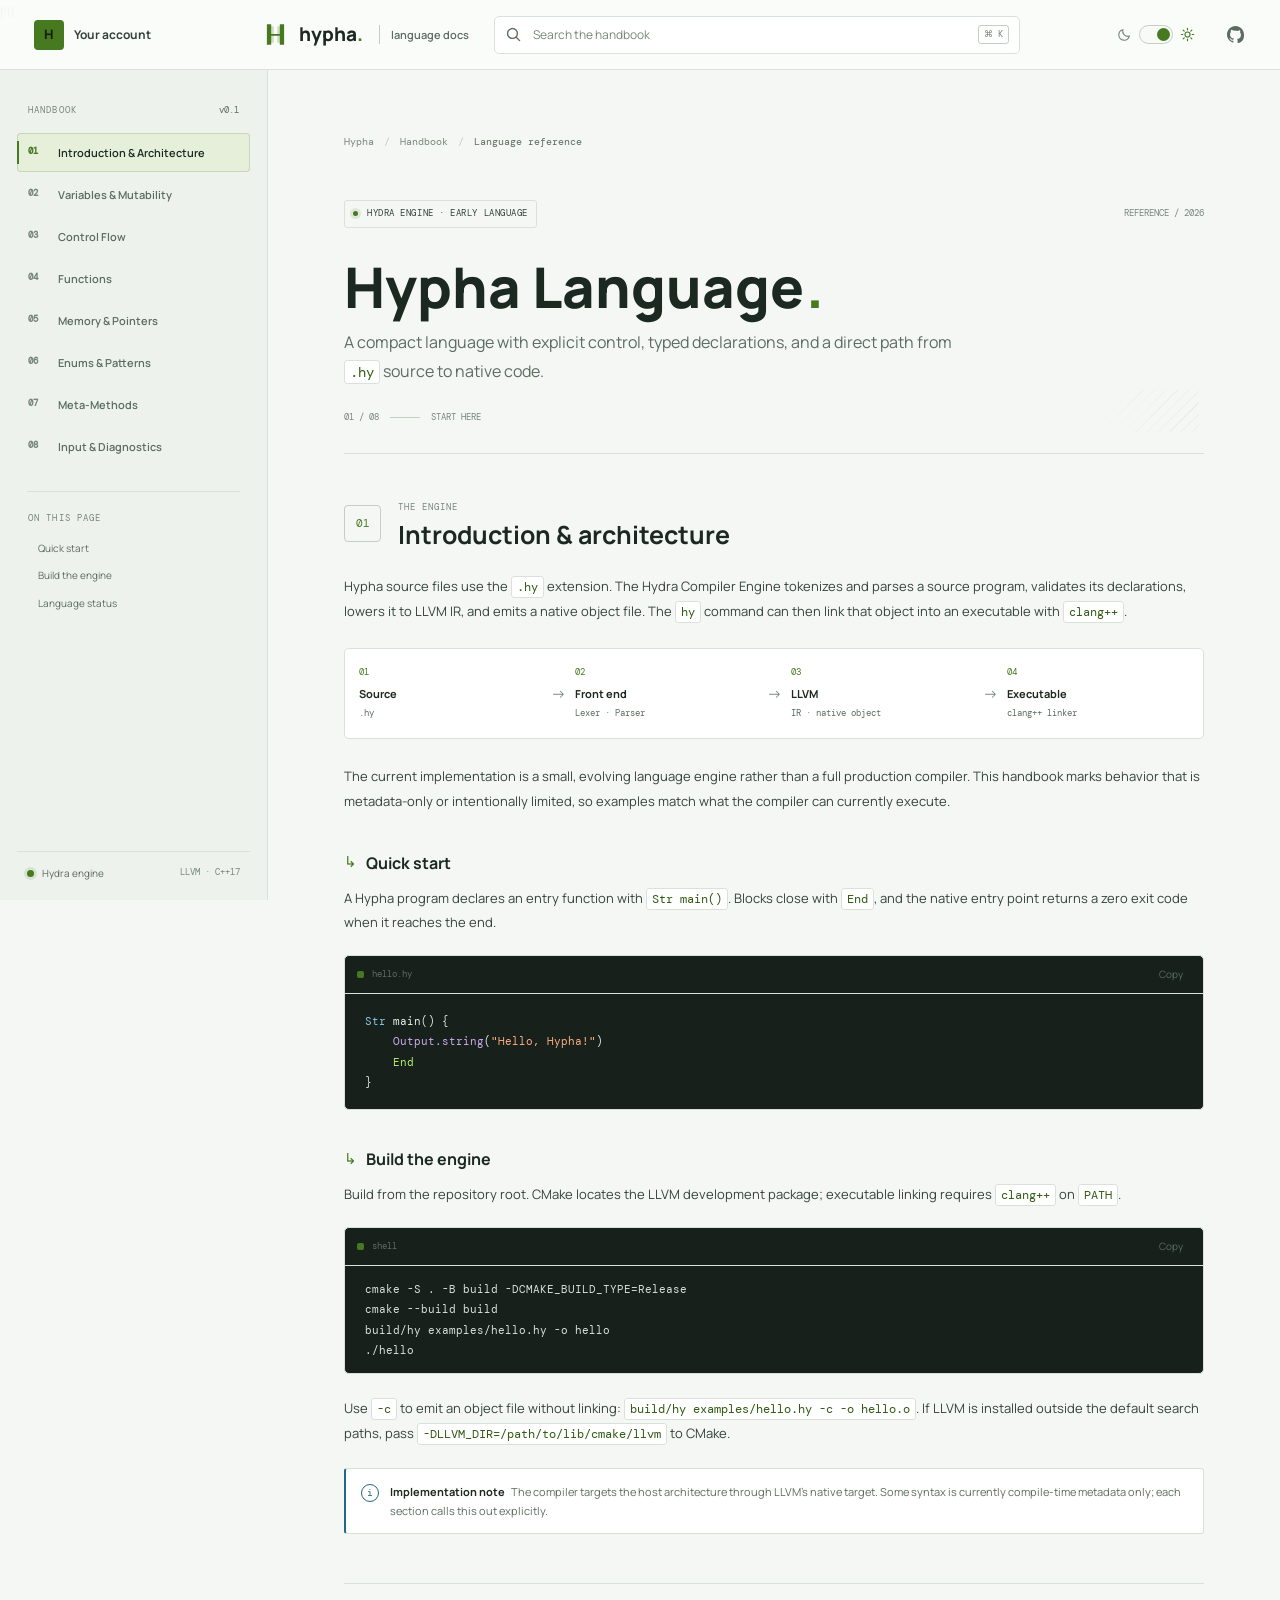
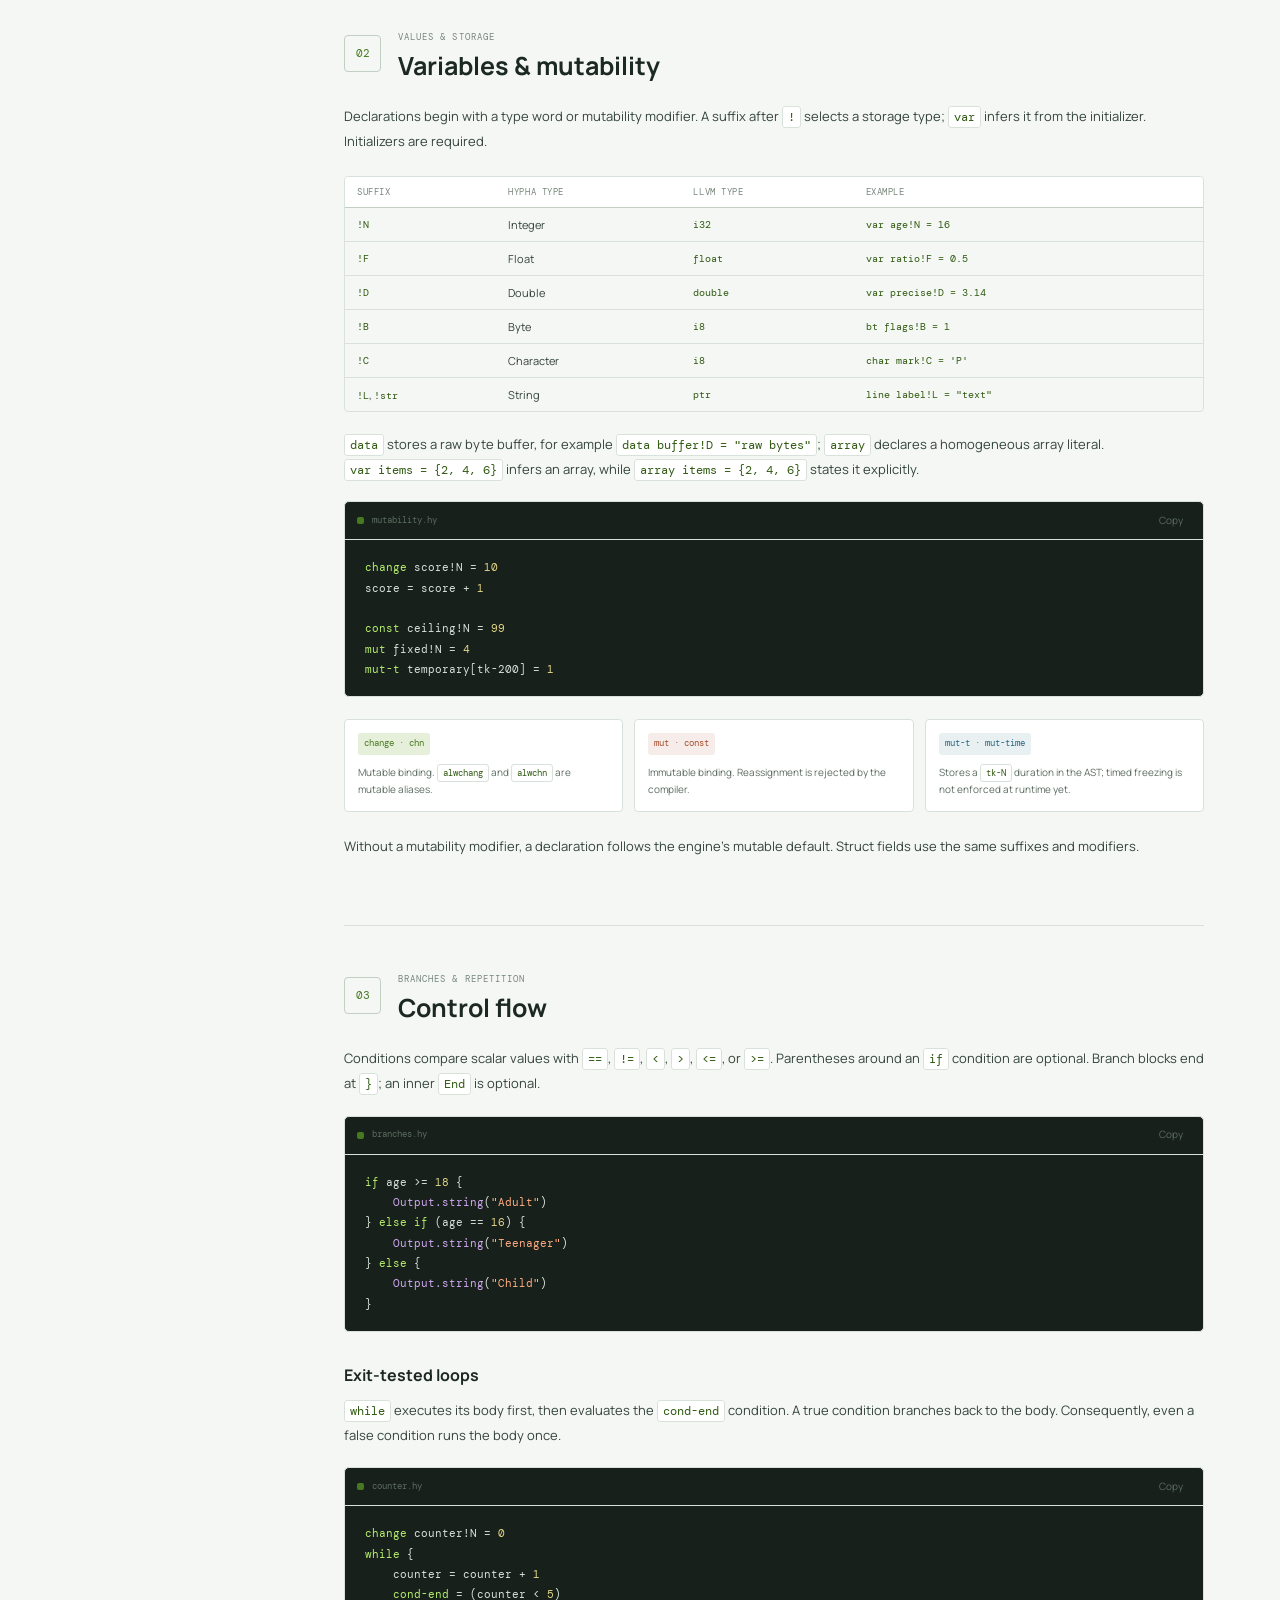
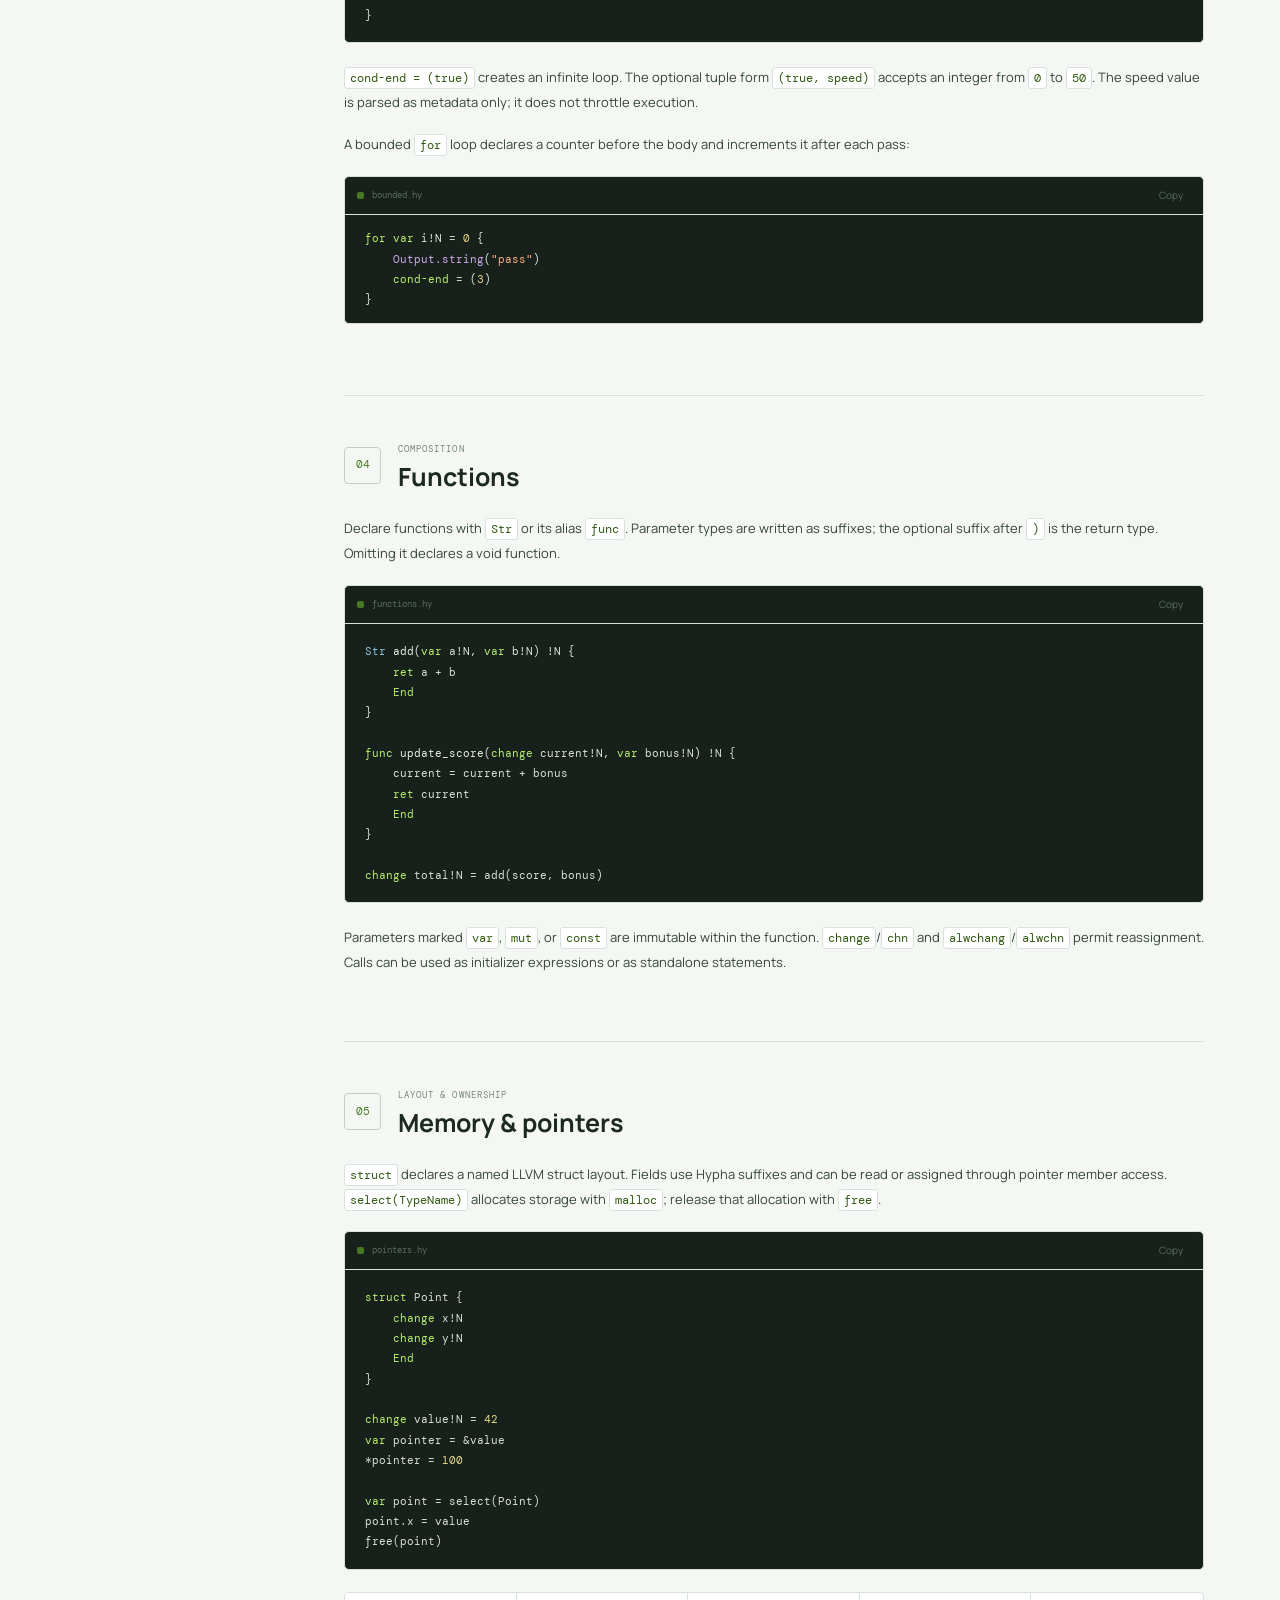
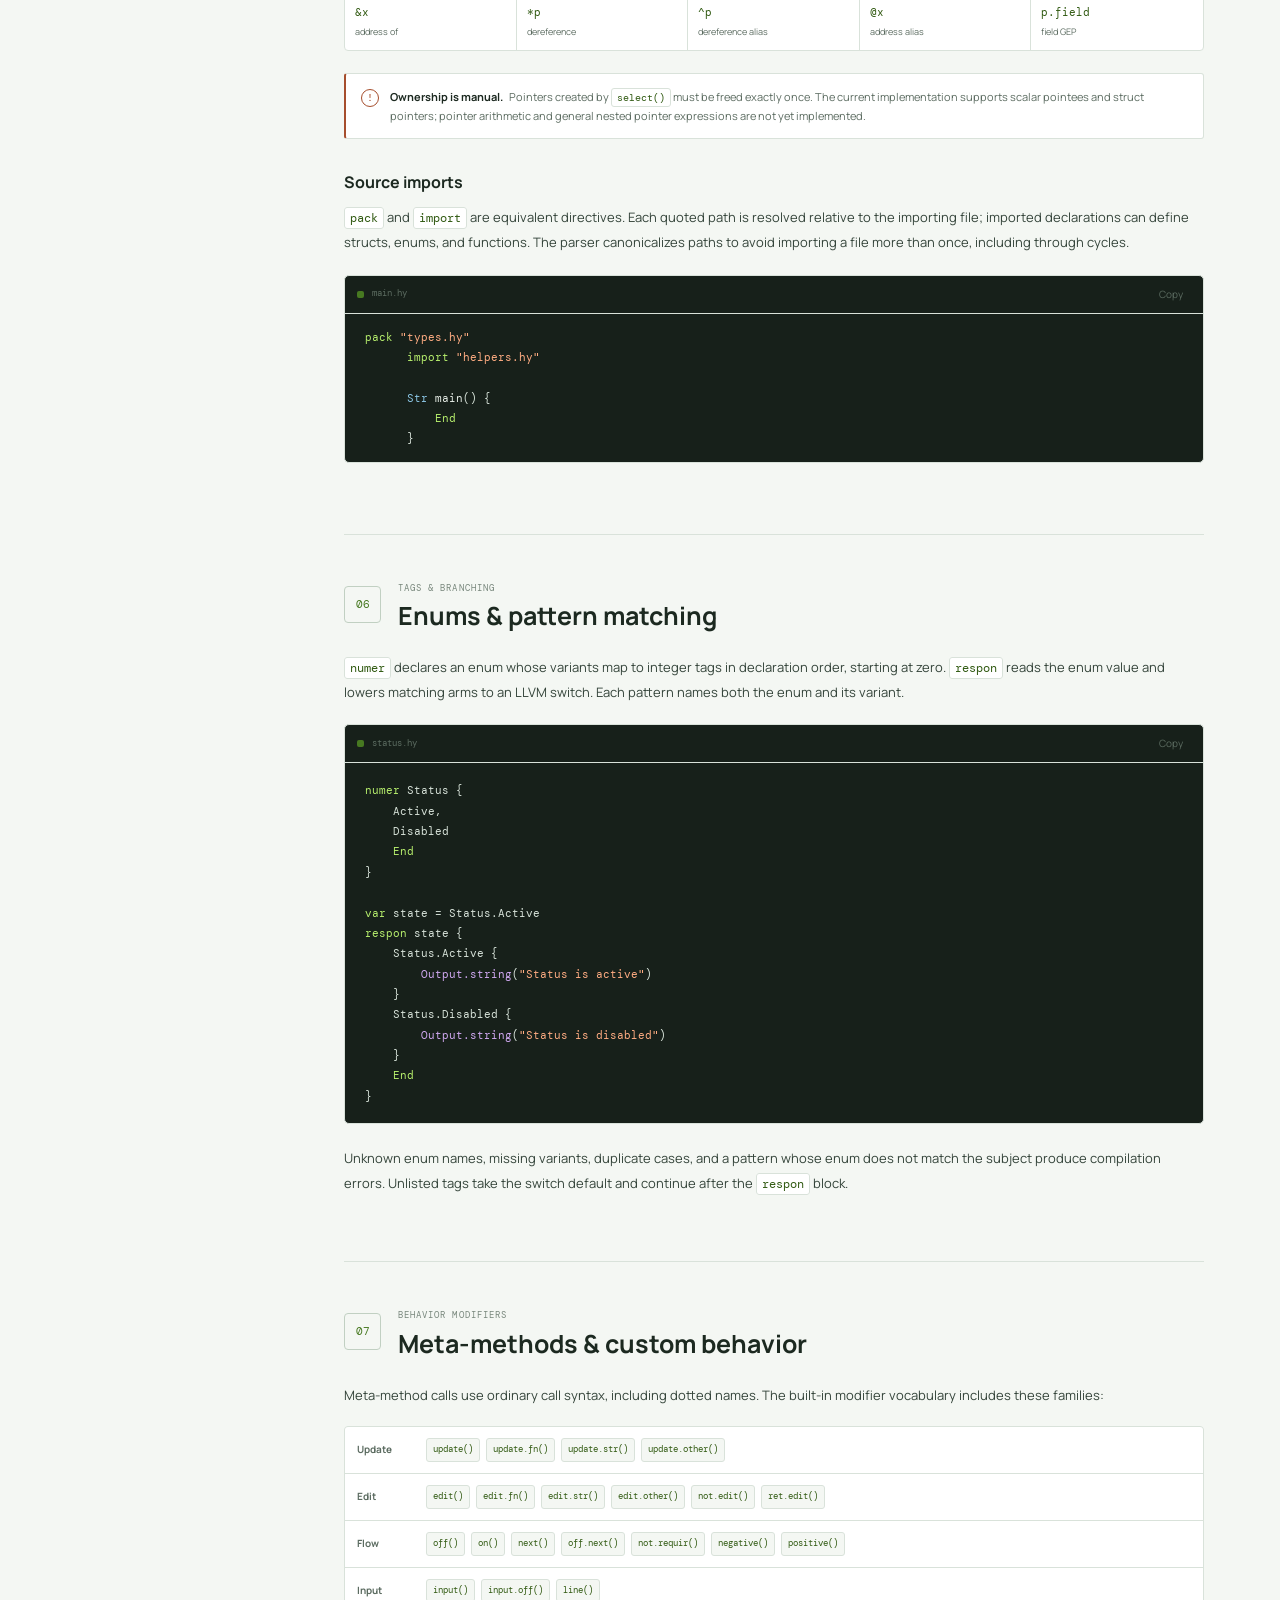
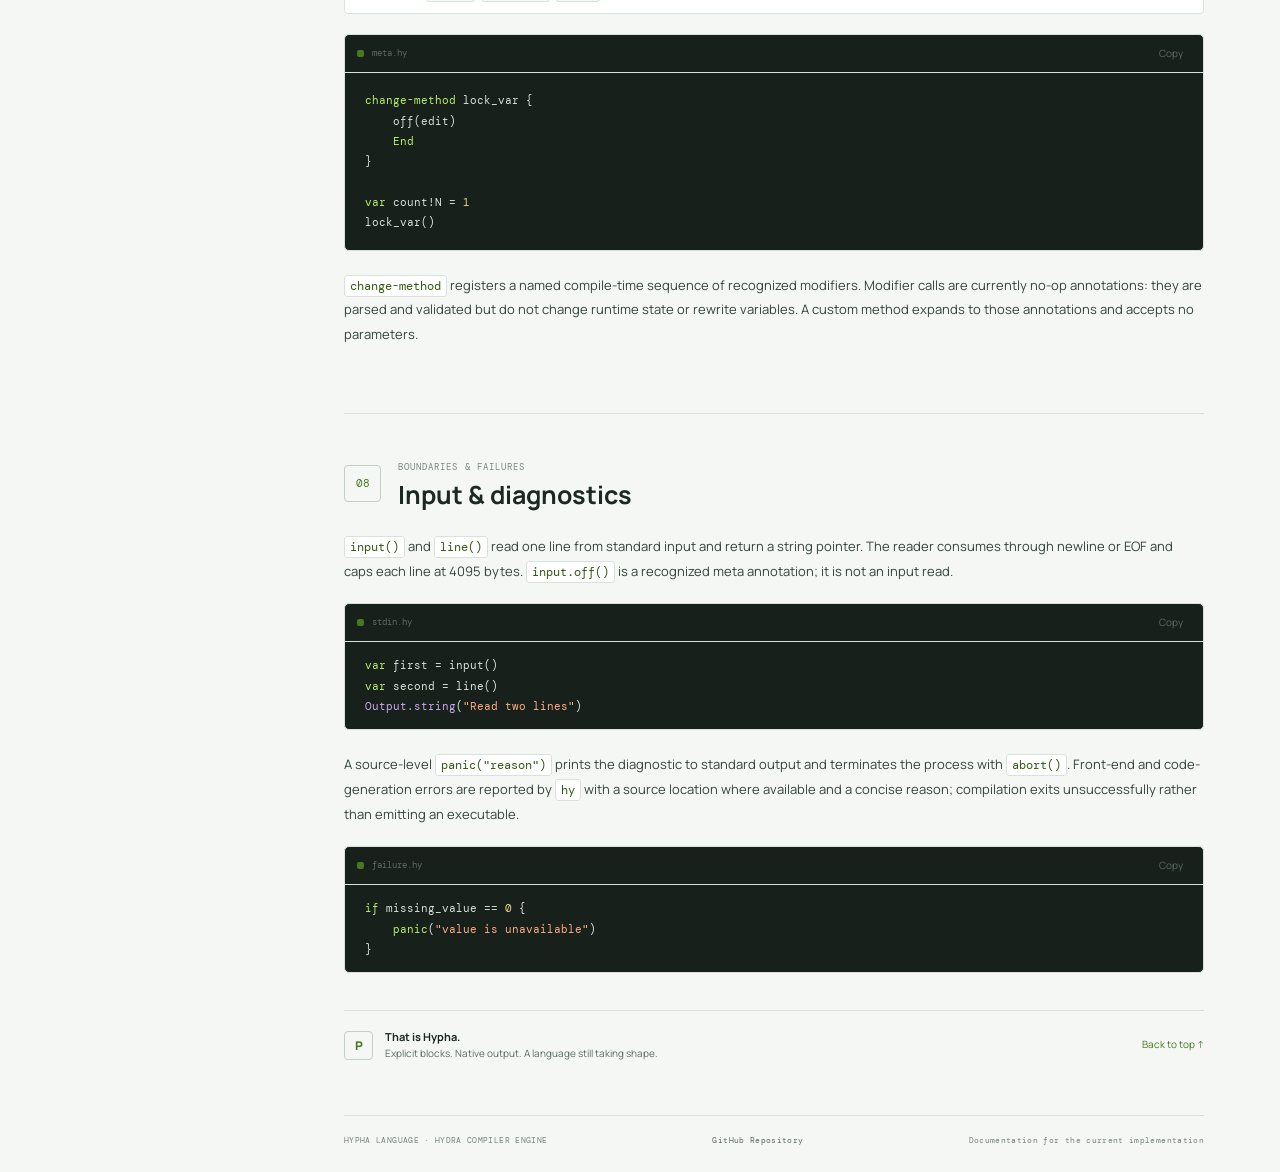
<file: index.html>
I'll<!doctype html>
<html lang="en" data-theme="dark">
<head>
  <meta charset="utf-8">
  <meta name="viewport" content="width=device-width, initial-scale=1">
  <meta name="description" content="The Hypha language handbook: compiler architecture, syntax, control flow, memory, and runtime reference.">
  <meta name="theme-color" content="#111513">
  <title>Hypha Language — Documentation</title>
  <link rel="preconnect" href="https://fonts.googleapis.com">
  <link rel="preconnect" href="https://fonts.gstatic.com" crossorigin>
  <link href="https://fonts.googleapis.com/css2?family=DM+Mono:wght@400;500&family=Manrope:wght@400;500;600;700;800&display=swap" rel="stylesheet">
  <link rel="stylesheet" href="styles.css">
  <script src="script.js" defer></script>
</head>
<body>
  <a class="skip-link" href="#main-content">Skip to documentation</a>
  <header class="topbar">
    <div class="topbar-start">
      <button class="account-trigger" id="account-open" type="button" aria-haspopup="dialog" aria-controls="account-dialog">
        <span class="avatar" aria-hidden="true">H</span><span class="account-label">Your account</span>
      </button>
    </div>
    <div class="topbar-center">
      <a class="brand" href="#top" aria-label="Hypha documentation home">
        <span class="brand-mark" aria-hidden="true"><svg viewBox="0 0 36 36" role="img" aria-label="Hypha logo"><path d="M8 6h5v11.5h10V6h5v24h-5v-10.5H13V30H8V6Z" fill="currentColor"/><path d="M11 8.5h5v19h-5zm9 0h5v19h-5z" fill="currentColor" opacity=".24"/></svg></span>
        <span class="brand-name">hypha<span class="brand-dot">.</span></span><span class="brand-divider"></span><span class="brand-docs">language docs</span>
      </a>
      <div class="search-wrap" id="search-wrap">
        <svg class="search-icon" viewBox="0 0 20 20" aria-hidden="true"><circle cx="8.8" cy="8.8" r="5.8"/><path d="m13.2 13.2 4 4"/></svg>
        <input id="docs-search" type="search" placeholder="Search the handbook" autocomplete="off" aria-label="Search documentation" aria-controls="search-results" aria-expanded="false">
        <kbd class="search-shortcut">⌘ K</kbd>
        <div class="search-results" id="search-results" role="listbox" aria-label="Documentation search results" hidden></div>
      </div>
    </div>
    <div class="topbar-end">
      <button class="theme-toggle" id="theme-toggle" type="button" role="switch" aria-checked="false" aria-label="Switch to light theme" title="Toggle light and dark theme">
        <svg class="theme-icon theme-moon" viewBox="0 0 20 20" aria-hidden="true"><path d="M16.4 12.2A7 7 0 0 1 7.8 3.6 7.1 7.1 0 1 0 16.4 12.2Z"/></svg>
        <span class="toggle-track"><span class="toggle-knob"></span></span>
        <svg class="theme-icon theme-sun" viewBox="0 0 20 20" aria-hidden="true"><circle cx="10" cy="10" r="3.4"/><path d="M10 1.8v2M10 16.2v2M18.2 10h-2M3.8 10h-2m14-5.8-1.4 1.4m-8.8 8.8-1.4 1.4m11.6 0-1.4-1.4m-8.8-8.8L4.2 4.2"/></svg>
      </button>
      <a class="github-link" href="https://github.com/supersergey014-beep/hypha-programming-language-" target="_blank" rel="noopener noreferrer" aria-label="Hypha on GitHub" title="GitHub repository">
        <svg viewBox="0 0 16 16" aria-hidden="true"><path fill="currentColor" d="M8 0C3.58 0 0 3.58 0 8c0 3.54 2.29 6.53 5.47 7.59.4.07.55-.17.55-.38v-1.33c-2.23.48-2.7-.94-2.7-.94-.36-.92-.89-1.17-.89-1.17-.73-.5.06-.49.06-.49.8.06 1.22.82 1.22.82.71 1.21 1.87.86 2.33.66.07-.52.28-.86.51-1.06-1.78-.2-3.64-.89-3.64-3.96 0-.88.31-1.59.82-2.15-.08-.2-.36-1.02.08-2.12 0 0 .67-.21 2.2.82A7.65 7.65 0 0 1 8 4.52c.68 0 1.36.09 2 .27 1.53-1.03 2.2-.82 2.2-.82.44 1.1.16 1.92.08 2.12.51.56.82 1.27.82 2.15 0 3.08-1.87 3.75-3.65 3.95.29.25.55.73.55 1.48v2.2c0 .21.15.46.55.38A8.01 8.01 0 0 0 16 8c0-4.42-3.58-8-8-8Z"/></svg>
      </a>
      <button class="menu-toggle" id="menu-toggle" type="button" aria-label="Open documentation menu" aria-expanded="false" aria-controls="sidebar"><span></span><span></span></button>
    </div>
  </header>
  <div class="mobile-scrim" id="mobile-scrim" hidden></div>

  <aside class="sidebar" id="sidebar" aria-label="Documentation navigation">
    <div class="sidebar-scroll">
      <div class="sidebar-kicker">HANDBOOK <span>v0.1</span></div>
      <nav class="side-nav">
        <a class="nav-link active" href="#introduction" data-section="introduction"><span class="nav-index">01</span><span>Introduction &amp; Architecture</span></a>
        <a class="nav-link" href="#variables" data-section="variables"><span class="nav-index">02</span><span>Variables &amp; Mutability</span></a>
        <a class="nav-link" href="#control-flow" data-section="control-flow"><span class="nav-index">03</span><span>Control Flow</span></a>
        <a class="nav-link" href="#functions" data-section="functions"><span class="nav-index">04</span><span>Functions</span></a>
        <a class="nav-link" href="#memory" data-section="memory"><span class="nav-index">05</span><span>Memory &amp; Pointers</span></a>
        <a class="nav-link" href="#enums" data-section="enums"><span class="nav-index">06</span><span>Enums &amp; Patterns</span></a>
        <a class="nav-link" href="#meta-methods" data-section="meta-methods"><span class="nav-index">07</span><span>Meta-Methods</span></a>
        <a class="nav-link" href="#io" data-section="io"><span class="nav-index">08</span><span>Input &amp; Diagnostics</span></a>
      </nav>
      <div class="sidebar-rule"></div>
      <div class="sidebar-caption">ON THIS PAGE</div>
      <div class="page-links"><a href="#quick-start">Quick start</a><a href="#build-engine">Build the engine</a><a href="#language-status">Language status</a></div>
      <div class="sidebar-bottom"><span class="status-indicator"></span><span>Hydra engine</span><span class="status-value">LLVM · C++17</span></div>
      <button class="sidebar-account" id="account-open-mobile" type="button"><span class="avatar" aria-hidden="true">H</span><span>Sign up or log in</span><span aria-hidden="true">→</span></button>
    </div>
  </aside>

  <main class="main-content" id="main-content">
    <div class="article-wrap" id="top">
      <div class="breadcrumbs"><span>Hypha</span><span class="crumb-slash">/</span><span>Handbook</span><span class="crumb-slash">/</span><span class="crumb-current">Language reference</span></div>
      <section class="hero" id="introduction" data-searchable>
        <div class="hero-topline"><span class="release-chip"><span class="release-dot"></span> HYDRA ENGINE · EARLY LANGUAGE</span><span class="hero-edition">REFERENCE / 2026</span></div>
        <h1>Hypha Language<span class="hero-period">.</span></h1>
        <p class="hero-lede">A compact language with explicit control, typed declarations, and a direct path from <code>.hy</code> source to native code.</p>
        <div class="hero-meta"><span>01 / 08</span><span class="hero-meta-line"></span><span>Start here</span></div>
      </section>

      <section class="doc-section intro-section" id="architecture" aria-labelledby="architecture-title" data-searchable>
        <div class="section-heading"><div class="section-index">01</div><div><p class="section-eyebrow">THE ENGINE</p><h2 id="architecture-title">Introduction &amp; architecture</h2></div></div>
        <p>Hypha source files use the <code>.hy</code> extension. The Hydra Compiler Engine tokenizes and parses a source program, validates its declarations, lowers it to LLVM IR, and emits a native object file. The <code>hy</code> command can then link that object into an executable with <code>clang++</code>.</p>
        <div class="pipeline" aria-label="Compiler stages"><div class="pipeline-step"><span class="pipeline-number">01</span><strong>Source</strong><code>.hy</code></div><span class="pipeline-arrow">→</span><div class="pipeline-step"><span class="pipeline-number">02</span><strong>Front end</strong><code>Lexer · Parser</code></div><span class="pipeline-arrow">→</span><div class="pipeline-step"><span class="pipeline-number">03</span><strong>LLVM</strong><code>IR · native object</code></div><span class="pipeline-arrow">→</span><div class="pipeline-step"><span class="pipeline-number">04</span><strong>Executable</strong><code>clang++ linker</code></div></div>
        <p>The current implementation is a small, evolving language engine rather than a full production compiler. This handbook marks behavior that is metadata-only or intentionally limited, so examples match what the compiler can currently execute.</p>
        <div class="subsection" id="quick-start"><div class="subsection-title"><span class="subsection-mark">↳</span><h3>Quick start</h3></div><p>A Hypha program declares an entry function with <code>Str main()</code>. Blocks close with <code>End</code>, and the native entry point returns a zero exit code when it reaches the end.</p>
          <div class="code-window"><div class="code-title"><span><i class="file-dot"></i> hello.hy</span><button class="copy-button" type="button" aria-label="Copy code">Copy</button></div><pre><code><span class="tok-type">Str</span> <span class="tok-fn">main</span>() {
    <span class="tok-call">Output.string</span>(<span class="tok-string">"Hello, Hypha!"</span>)
    <span class="tok-key">End</span>
}</code></pre></div>
        </div>
        <div class="subsection" id="build-engine"><div class="subsection-title"><span class="subsection-mark">↳</span><h3>Build the engine</h3></div><p>Build from the repository root. CMake locates the LLVM development package; executable linking requires <code>clang++</code> on <code>PATH</code>.</p>
          <div class="code-window compact-code"><div class="code-title"><span><i class="file-dot"></i> shell</span><button class="copy-button" type="button" aria-label="Copy code">Copy</button></div><pre><code>cmake -S . -B build -DCMAKE_BUILD_TYPE=Release
cmake --build build
build/hy examples/hello.hy -o hello
./hello</code></pre></div><p>Use <code>-c</code> to emit an object file without linking: <code>build/hy examples/hello.hy -c -o hello.o</code>. If LLVM is installed outside the default search paths, pass <code>-DLLVM_DIR=/path/to/lib/cmake/llvm</code> to CMake.</p>
        </div>
        <div class="callout callout-note" id="language-status"><span class="callout-icon">i</span><p><strong>Implementation note</strong> The compiler targets the host architecture through LLVM's native target. Some syntax is currently compile-time metadata only; each section calls this out explicitly.</p></div>
      </section>

      <section class="doc-section" id="variables" data-searchable>
        <div class="section-heading"><div class="section-index">02</div><div><p class="section-eyebrow">VALUES &amp; STORAGE</p><h2>Variables &amp; mutability</h2></div></div>
        <p>Declarations begin with a type word or mutability modifier. A suffix after <code>!</code> selects a storage type; <code>var</code> infers it from the initializer. Initializers are required.</p>
        <div class="type-table-wrap"><table class="type-table"><thead><tr><th>Suffix</th><th>Hypha type</th><th>LLVM type</th><th>Example</th></tr></thead><tbody>
          <tr><td><code>!N</code></td><td>Integer</td><td><code>i32</code></td><td><code>var age!N = 16</code></td></tr><tr><td><code>!F</code></td><td>Float</td><td><code>float</code></td><td><code>var ratio!F = 0.5</code></td></tr><tr><td><code>!D</code></td><td>Double</td><td><code>double</code></td><td><code>var precise!D = 3.14</code></td></tr><tr><td><code>!B</code></td><td>Byte</td><td><code>i8</code></td><td><code>bt flags!B = 1</code></td></tr><tr><td><code>!C</code></td><td>Character</td><td><code>i8</code></td><td><code>char mark!C = 'P'</code></td></tr><tr><td><code>!L</code>, <code>!str</code></td><td>String</td><td><code>ptr</code></td><td><code>line label!L = "text"</code></td></tr>
        </tbody></table></div>
        <p><code>data</code> stores a raw byte buffer, for example <code>data buffer!D = "raw bytes"</code>; <code>array</code> declares a homogeneous array literal. <code>var items = {2, 4, 6}</code> infers an array, while <code>array items = {2, 4, 6}</code> states it explicitly.</p>
        <div class="code-window"><div class="code-title"><span><i class="file-dot"></i> mutability.hy</span><button class="copy-button" type="button" aria-label="Copy code">Copy</button></div><pre><code><span class="tok-key">change</span> score!N = <span class="tok-number">10</span>
score = score + <span class="tok-number">1</span>

<span class="tok-key">const</span> ceiling!N = <span class="tok-number">99</span>
<span class="tok-key">mut</span> fixed!N = <span class="tok-number">4</span>
<span class="tok-key">mut-t</span> temporary[tk-200] = <span class="tok-number">1</span></code></pre></div>
        <div class="mutability-grid"><div><span class="mutability-token mutable">change · chn</span><p>Mutable binding. <code>alwchang</code> and <code>alwchn</code> are mutable aliases.</p></div><div><span class="mutability-token fixed">mut · const</span><p>Immutable binding. Reassignment is rejected by the compiler.</p></div><div><span class="mutability-token metadata">mut-t · mut-time</span><p>Stores a <code>tk-N</code> duration in the AST; timed freezing is not enforced at runtime yet.</p></div></div>
        <p>Without a mutability modifier, a declaration follows the engine's mutable default. Struct fields use the same suffixes and modifiers.</p>
      </section>

      <section class="doc-section" id="control-flow" data-searchable>
        <div class="section-heading"><div class="section-index">03</div><div><p class="section-eyebrow">BRANCHES &amp; REPETITION</p><h2>Control flow</h2></div></div>
        <p>Conditions compare scalar values with <code>==</code>, <code>!=</code>, <code>&lt;</code>, <code>&gt;</code>, <code>&lt;=</code>, or <code>&gt;=</code>. Parentheses around an <code>if</code> condition are optional. Branch blocks end at <code>}</code>; an inner <code>End</code> is optional.</p>
        <div class="code-window"><div class="code-title"><span><i class="file-dot"></i> branches.hy</span><button class="copy-button" type="button" aria-label="Copy code">Copy</button></div><pre><code><span class="tok-key">if</span> age &gt;= <span class="tok-number">18</span> {
    <span class="tok-call">Output.string</span>(<span class="tok-string">"Adult"</span>)
} <span class="tok-key">else if</span> (age == <span class="tok-number">16</span>) {
    <span class="tok-call">Output.string</span>(<span class="tok-string">"Teenager"</span>)
} <span class="tok-key">else</span> {
    <span class="tok-call">Output.string</span>(<span class="tok-string">"Child"</span>)
}</code></pre></div>
        <h3 class="inline-heading">Exit-tested loops</h3><p><code>while</code> executes its body first, then evaluates the <code>cond-end</code> condition. A true condition branches back to the body. Consequently, even a false condition runs the body once.</p>
        <div class="code-window"><div class="code-title"><span><i class="file-dot"></i> counter.hy</span><button class="copy-button" type="button" aria-label="Copy code">Copy</button></div><pre><code><span class="tok-key">change</span> counter!N = <span class="tok-number">0</span>
<span class="tok-key">while</span> {
    counter = counter + <span class="tok-number">1</span>
    <span class="tok-key">cond-end</span> = (counter &lt; <span class="tok-number">5</span>)
}</code></pre></div>
        <p><code>cond-end = (true)</code> creates an infinite loop. The optional tuple form <code>(true, speed)</code> accepts an integer from <code>0</code> to <code>50</code>. The speed value is parsed as metadata only; it does not throttle execution.</p>
        <p>A bounded <code>for</code> loop declares a counter before the body and increments it after each pass:</p>
        <div class="code-window compact-code"><div class="code-title"><span><i class="file-dot"></i> bounded.hy</span><button class="copy-button" type="button" aria-label="Copy code">Copy</button></div><pre><code><span class="tok-key">for</span> <span class="tok-key">var</span> i!N = <span class="tok-number">0</span> {
    <span class="tok-call">Output.string</span>(<span class="tok-string">"pass"</span>)
    <span class="tok-key">cond-end</span> = (<span class="tok-number">3</span>)
}</code></pre></div>
      </section>

      <section class="doc-section" id="functions" data-searchable>
        <div class="section-heading"><div class="section-index">04</div><div><p class="section-eyebrow">COMPOSITION</p><h2>Functions</h2></div></div>
        <p>Declare functions with <code>Str</code> or its alias <code>func</code>. Parameter types are written as suffixes; the optional suffix after <code>)</code> is the return type. Omitting it declares a void function.</p>
        <div class="code-window"><div class="code-title"><span><i class="file-dot"></i> functions.hy</span><button class="copy-button" type="button" aria-label="Copy code">Copy</button></div><pre><code><span class="tok-type">Str</span> <span class="tok-fn">add</span>(<span class="tok-key">var</span> a!N, <span class="tok-key">var</span> b!N) !N {
    <span class="tok-key">ret</span> a + b
    <span class="tok-key">End</span>
}

<span class="tok-key">func</span> <span class="tok-fn">update_score</span>(<span class="tok-key">change</span> current!N, <span class="tok-key">var</span> bonus!N) !N {
    current = current + bonus
    <span class="tok-key">ret</span> current
    <span class="tok-key">End</span>
}

<span class="tok-key">change</span> total!N = add(score, bonus)</code></pre></div>
        <p>Parameters marked <code>var</code>, <code>mut</code>, or <code>const</code> are immutable within the function. <code>change</code>/<code>chn</code> and <code>alwchang</code>/<code>alwchn</code> permit reassignment. Calls can be used as initializer expressions or as standalone statements.</p>
      </section>

      <section class="doc-section" id="memory" data-searchable>
        <div class="section-heading"><div class="section-index">05</div><div><p class="section-eyebrow">LAYOUT &amp; OWNERSHIP</p><h2>Memory &amp; pointers</h2></div></div>
        <p><code>struct</code> declares a named LLVM struct layout. Fields use Hypha suffixes and can be read or assigned through pointer member access. <code>select(TypeName)</code> allocates storage with <code>malloc</code>; release that allocation with <code>free</code>.</p>
        <div class="code-window"><div class="code-title"><span><i class="file-dot"></i> pointers.hy</span><button class="copy-button" type="button" aria-label="Copy code">Copy</button></div><pre><code><span class="tok-key">struct</span> Point {
    <span class="tok-key">change</span> x!N
    <span class="tok-key">change</span> y!N
    <span class="tok-key">End</span>
}

<span class="tok-key">change</span> value!N = <span class="tok-number">42</span>
<span class="tok-key">var</span> pointer = &amp;value
*pointer = <span class="tok-number">100</span>

<span class="tok-key">var</span> point = select(Point)
point.x = value
free(point)</code></pre></div>
        <div class="operator-strip"><span><code>&amp;x</code><small>address of</small></span><span><code>*p</code><small>dereference</small></span><span><code>^p</code><small>dereference alias</small></span><span><code>@x</code><small>address alias</small></span><span><code>p.field</code><small>field GEP</small></span></div>
        <div class="callout callout-warning"><span class="callout-icon">!</span><p><strong>Ownership is manual.</strong> Pointers created by <code>select()</code> must be freed exactly once. The current implementation supports scalar pointees and struct pointers; pointer arithmetic and general nested pointer expressions are not yet implemented.</p></div>
        <h3 class="inline-heading">Source imports</h3>
        <p><code>pack</code> and <code>import</code> are equivalent directives. Each quoted path is resolved relative to the importing file; imported declarations can define structs, enums, and functions. The parser canonicalizes paths to avoid importing a file more than once, including through cycles.</p>
        <div class="code-window compact-code"><div class="code-title"><span><i class="file-dot"></i> main.hy</span><button class="copy-button" type="button" aria-label="Copy code">Copy</button></div><pre><code><span class="tok-key">pack</span> <span class="tok-string">"types.hy"</span>
      <span class="tok-key">import</span> <span class="tok-string">"helpers.hy"</span>

      <span class="tok-type">Str</span> <span class="tok-fn">main</span>() {
          <span class="tok-key">End</span>
      }</code></pre></div>
      </section>

      <section class="doc-section" id="enums" data-searchable>
        <div class="section-heading"><div class="section-index">06</div><div><p class="section-eyebrow">TAGS &amp; BRANCHING</p><h2>Enums &amp; pattern matching</h2></div></div>
        <p><code>numer</code> declares an enum whose variants map to integer tags in declaration order, starting at zero. <code>respon</code> reads the enum value and lowers matching arms to an LLVM switch. Each pattern names both the enum and its variant.</p>
        <div class="code-window"><div class="code-title"><span><i class="file-dot"></i> status.hy</span><button class="copy-button" type="button" aria-label="Copy code">Copy</button></div><pre><code><span class="tok-key">numer</span> Status {
    Active,
    Disabled
    <span class="tok-key">End</span>
}

<span class="tok-key">var</span> state = Status.Active
<span class="tok-key">respon</span> state {
    Status.Active {
        <span class="tok-call">Output.string</span>(<span class="tok-string">"Status is active"</span>)
    }
    Status.Disabled {
        <span class="tok-call">Output.string</span>(<span class="tok-string">"Status is disabled"</span>)
    }
    <span class="tok-key">End</span>
}</code></pre></div>
        <p>Unknown enum names, missing variants, duplicate cases, and a pattern whose enum does not match the subject produce compilation errors. Unlisted tags take the switch default and continue after the <code>respon</code> block.</p>
      </section>

      <section class="doc-section" id="meta-methods" data-searchable>
        <div class="section-heading"><div class="section-index">07</div><div><p class="section-eyebrow">BEHAVIOR MODIFIERS</p><h2>Meta-methods &amp; custom behavior</h2></div></div>
        <p>Meta-method calls use ordinary call syntax, including dotted names. The built-in modifier vocabulary includes these families:</p>
        <div class="method-reference"><div><span class="method-family">Update</span><code>update()</code><code>update.fn()</code><code>update.str()</code><code>update.other()</code></div><div><span class="method-family">Edit</span><code>edit()</code><code>edit.fn()</code><code>edit.str()</code><code>edit.other()</code><code>not.edit()</code><code>ret.edit()</code></div><div><span class="method-family">Flow</span><code>off()</code><code>on()</code><code>next()</code><code>off.next()</code><code>not.requir()</code><code>negative()</code><code>positive()</code></div><div><span class="method-family">Input</span><code>input()</code><code>input.off()</code><code>line()</code></div></div>
        <div class="code-window"><div class="code-title"><span><i class="file-dot"></i> meta.hy</span><button class="copy-button" type="button" aria-label="Copy code">Copy</button></div><pre><code><span class="tok-key">change-method</span> lock_var {
    off(edit)
    <span class="tok-key">End</span>
}

<span class="tok-key">var</span> count!N = <span class="tok-number">1</span>
lock_var()</code></pre></div>
        <p><code>change-method</code> registers a named compile-time sequence of recognized modifiers. Modifier calls are currently no-op annotations: they are parsed and validated but do not change runtime state or rewrite variables. A custom method expands to those annotations and accepts no parameters.</p>
      </section>

      <section class="doc-section last-section" id="io" data-searchable>
        <div class="section-heading"><div class="section-index">08</div><div><p class="section-eyebrow">BOUNDARIES &amp; FAILURES</p><h2>Input &amp; diagnostics</h2></div></div>
        <p><code>input()</code> and <code>line()</code> read one line from standard input and return a string pointer. The reader consumes through newline or EOF and caps each line at 4095 bytes. <code>input.off()</code> is a recognized meta annotation; it is not an input read.</p>
        <div class="code-window compact-code"><div class="code-title"><span><i class="file-dot"></i> stdin.hy</span><button class="copy-button" type="button" aria-label="Copy code">Copy</button></div><pre><code><span class="tok-key">var</span> first = input()
<span class="tok-key">var</span> second = line()
<span class="tok-call">Output.string</span>(<span class="tok-string">"Read two lines"</span>)</code></pre></div>
        <p>A source-level <code>panic("reason")</code> prints the diagnostic to standard output and terminates the process with <code>abort()</code>. Front-end and code-generation errors are reported by <code>hy</code> with a source location where available and a concise reason; compilation exits unsuccessfully rather than emitting an executable.</p>
        <div class="code-window compact-code"><div class="code-title"><span><i class="file-dot"></i> failure.hy</span><button class="copy-button" type="button" aria-label="Copy code">Copy</button></div><pre><code><span class="tok-key">if</span> missing_value == <span class="tok-number">0</span> {
    <span class="tok-key">panic</span>(<span class="tok-string">"value is unavailable"</span>)
}</code></pre></div>
        <div class="end-note"><span class="end-note-mark">P</span><div><strong>That is Hypha.</strong><span>Explicit blocks. Native output. A language still taking shape.</span></div><a href="#top">Back to top ↑</a></div>
      </section>
      <footer class="site-footer"><span>HYPHA LANGUAGE · HYDRA COMPILER ENGINE</span><a href="https://github.com/supersergey014-beep/hypha-programming-language-" target="_blank" rel="noopener noreferrer">GitHub Repository</a><span>Documentation for the current implementation</span></footer>
    </div>
  </main>

  <dialog class="account-dialog" id="account-dialog" aria-labelledby="account-title">
    <form method="dialog" class="dialog-dismiss-form"><button class="dialog-backdrop" aria-label="Close account dialog"></button></form>
    <div class="dialog-panel">
      <button class="dialog-close" id="account-close" type="button" aria-label="Close dialog">×</button>
      <div class="dialog-brand"><span class="brand-mark small-mark" aria-hidden="true"><svg viewBox="0 0 36 36" role="img" aria-label="Hypha logo"><path d="M8 6h5v11.5h10V6h5v24h-5v-10.5H13V30H8V6Z" fill="currentColor"/><path d="M11 8.5h5v19h-5zm9 0h5v19h-5z" fill="currentColor" opacity=".24"/></svg></span><span>hypha<span class="brand-dot">.</span></span></div>
      <p class="dialog-kicker">COMMUNITY ACCOUNT</p><h2 id="account-title">Join the Hypha community</h2><p class="dialog-copy">Create a local demo profile or switch to log in. Authentication is not connected to a server.</p>
      <div class="auth-tabs" role="tablist" aria-label="Account action"><button class="auth-tab active" id="signup-tab" type="button" role="tab" aria-selected="true" aria-controls="auth-form" data-mode="signup">Sign up</button><button class="auth-tab" id="login-tab" type="button" role="tab" aria-selected="false" aria-controls="auth-form" data-mode="login">Log in</button></div>
      <form class="auth-form" id="auth-form"><label id="name-field">Name<input name="name" type="text" placeholder="Ada Lovelace" autocomplete="name" required></label><label>Email address<input name="email" type="email" placeholder="you@example.com" autocomplete="email" required></label><label>Password<input name="password" type="password" placeholder="At least 8 characters" autocomplete="new-password" minlength="8" required></label><button class="auth-submit" type="submit">Create demo account <span aria-hidden="true">→</span></button><p class="form-message" id="form-message" aria-live="polite"></p></form>
      <p class="dialog-legal">By continuing, you agree this is a visual demo. No credentials are transmitted or stored.</p>
    </div>
  </dialog>
</body>
</html>
</file>
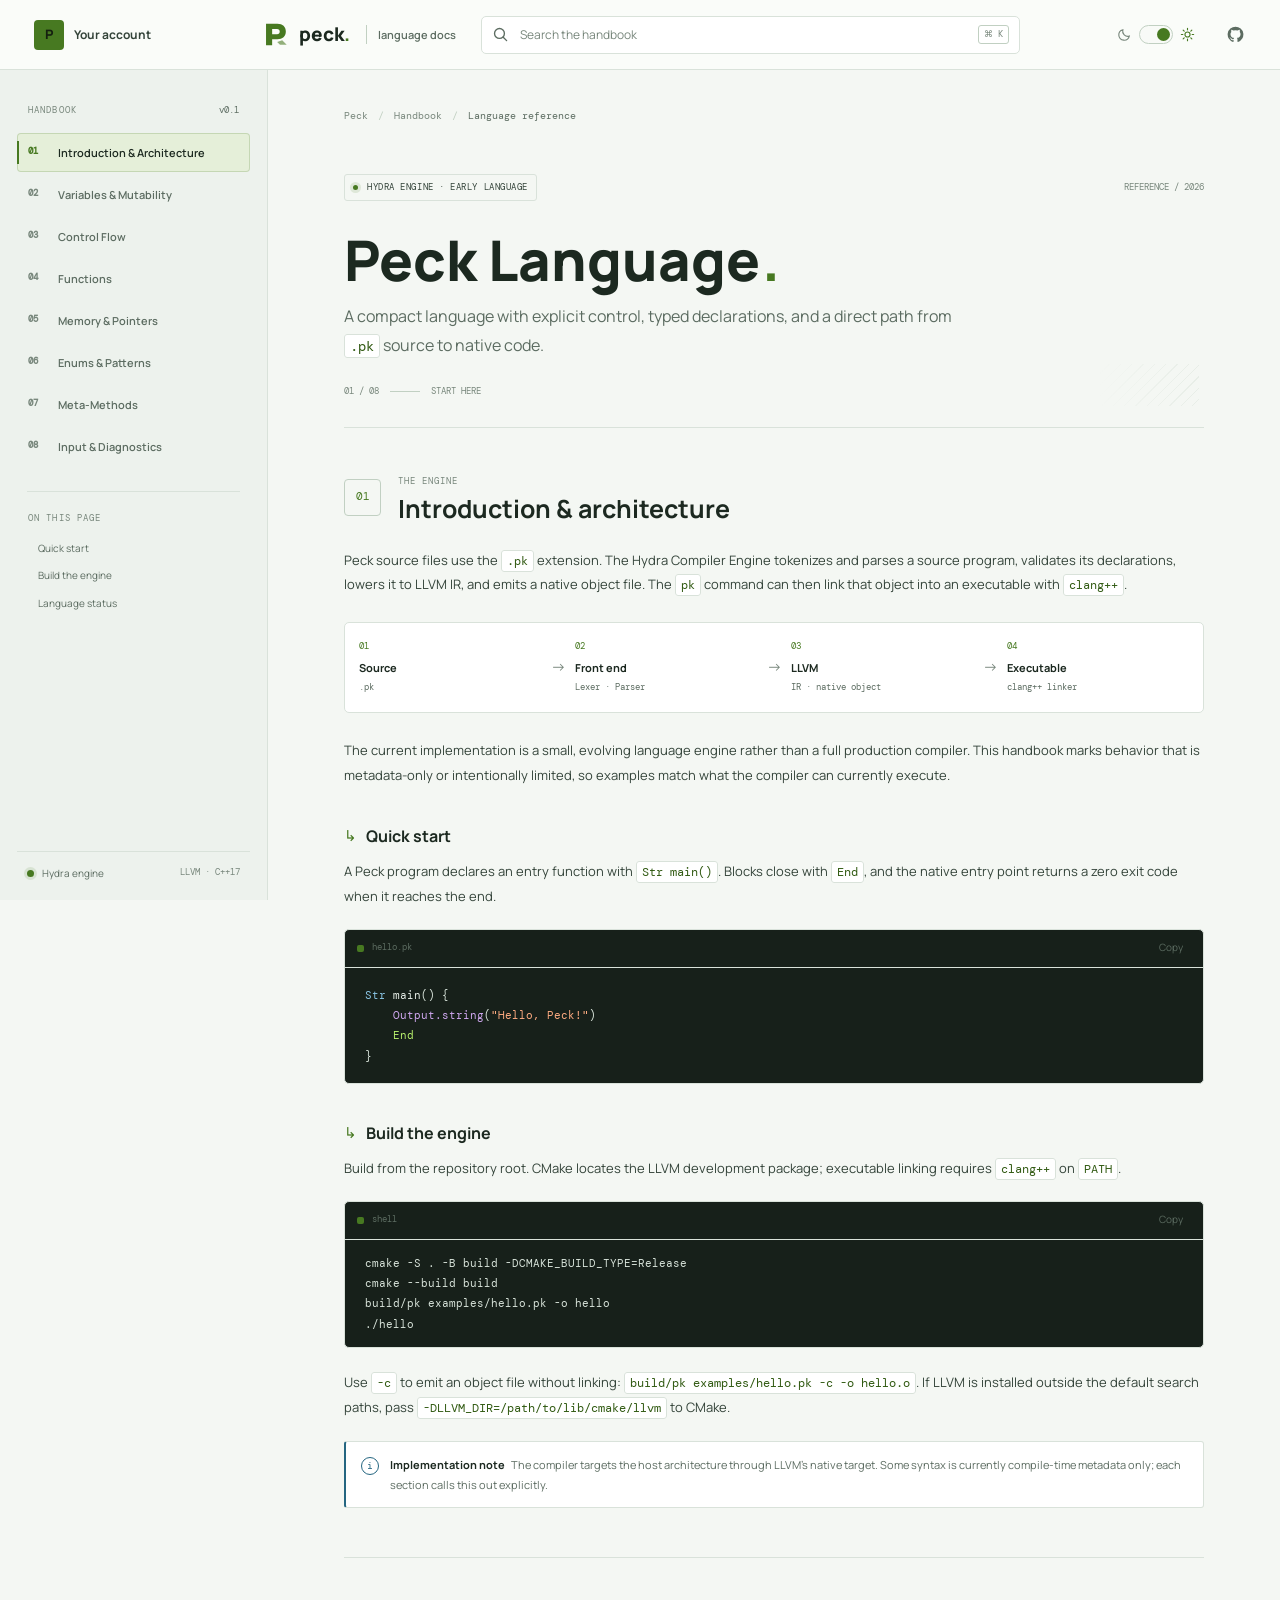
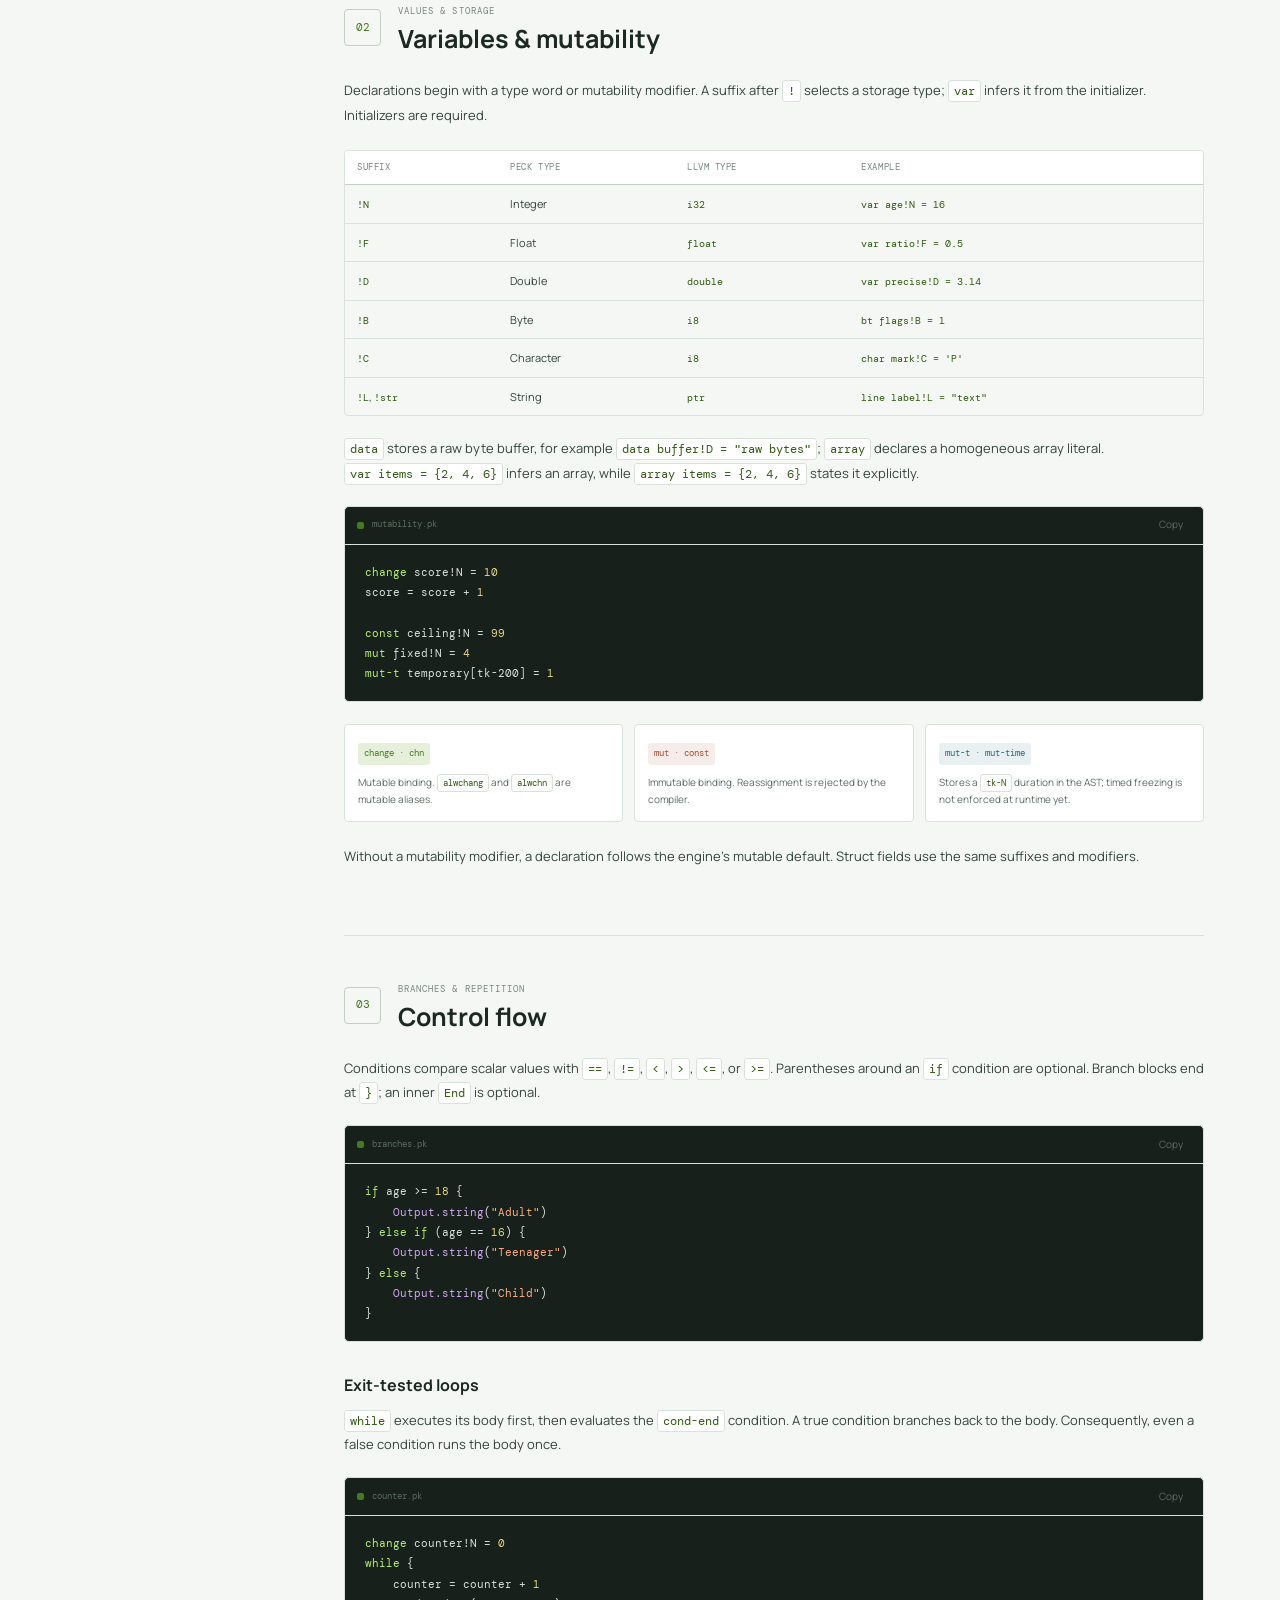
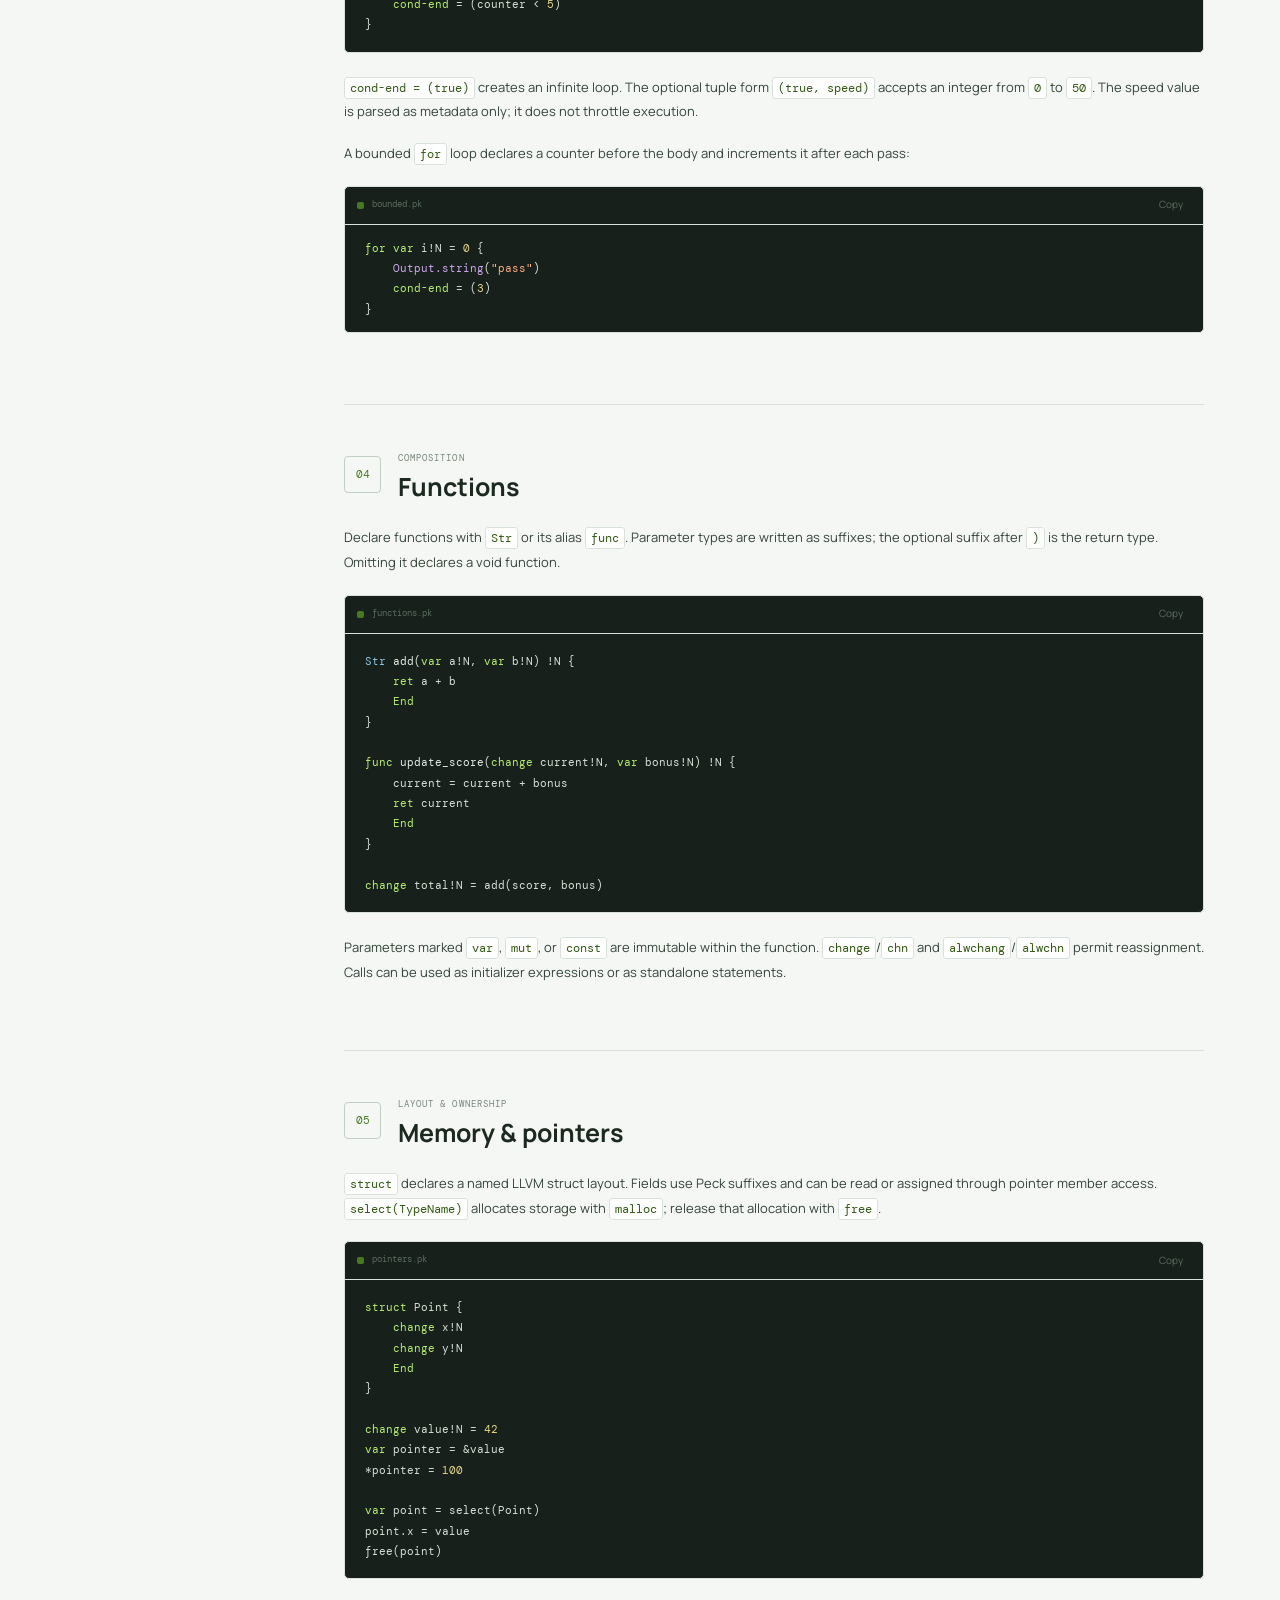
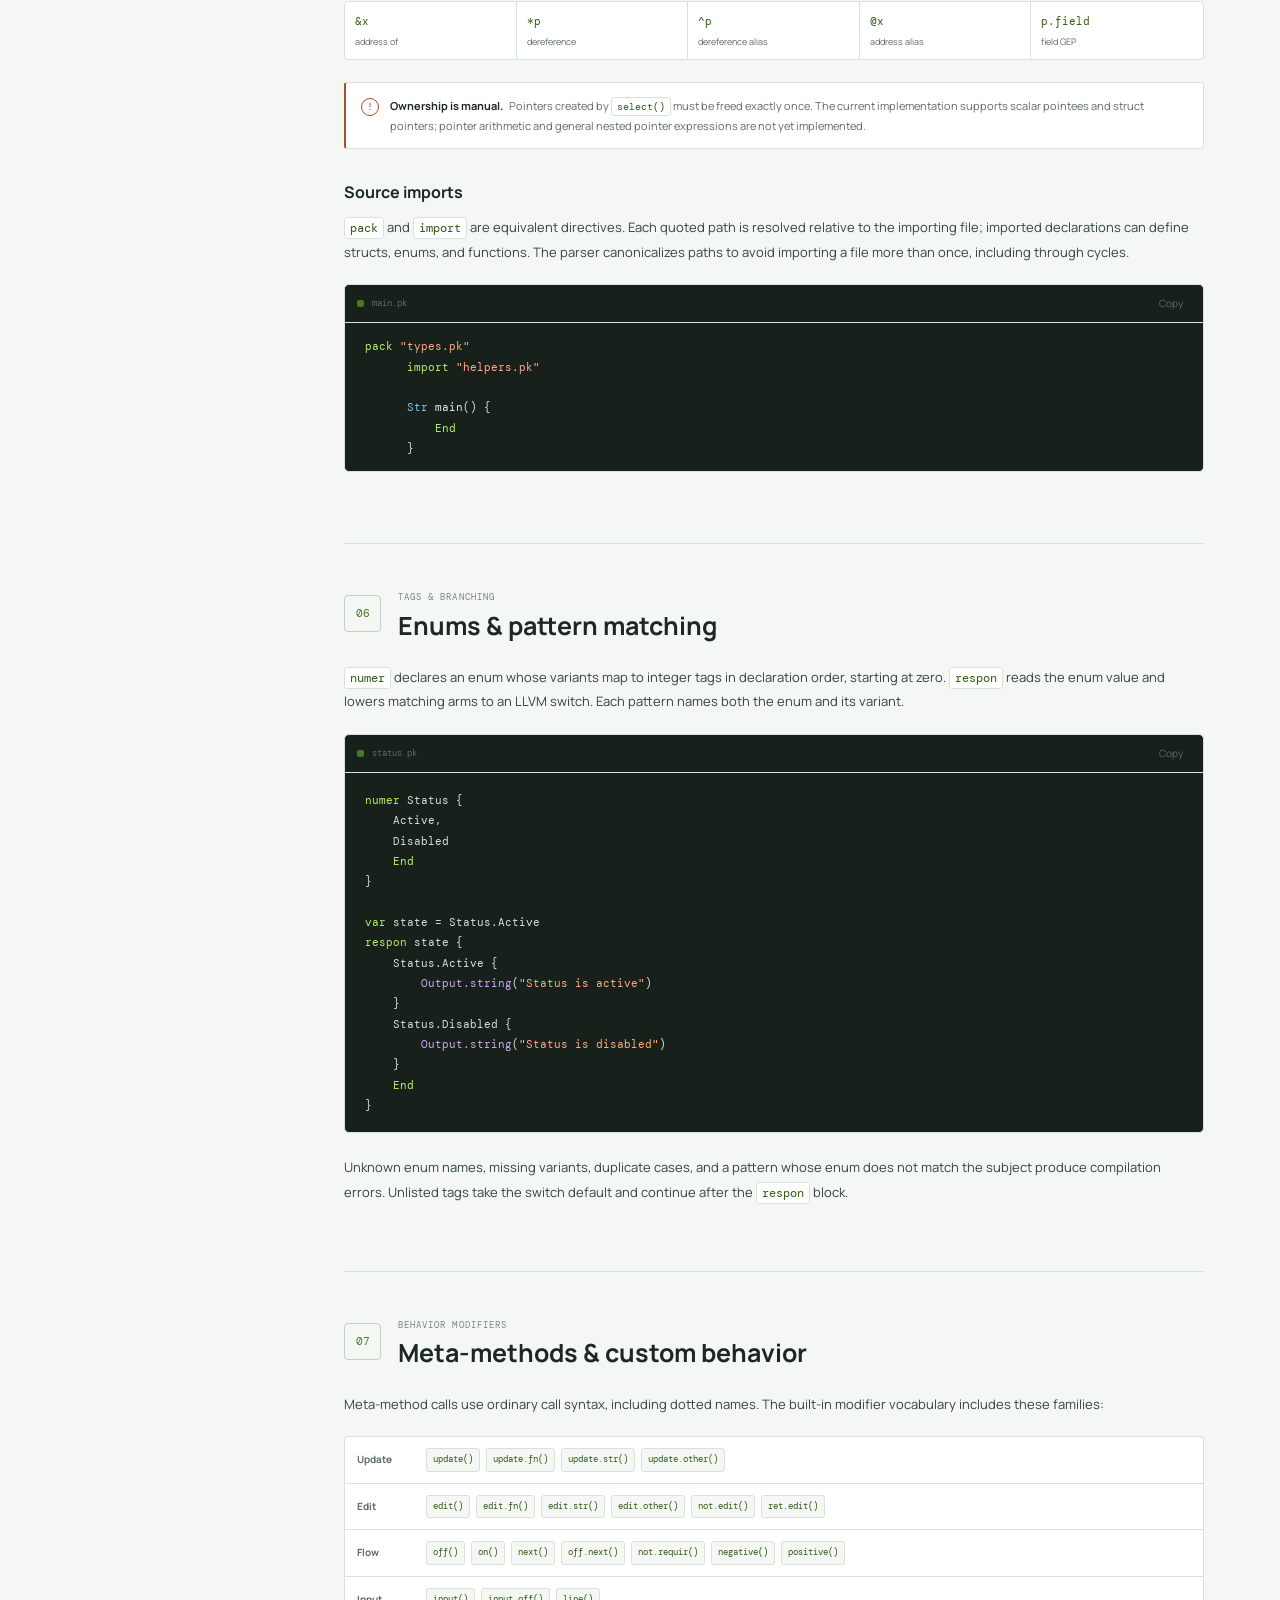
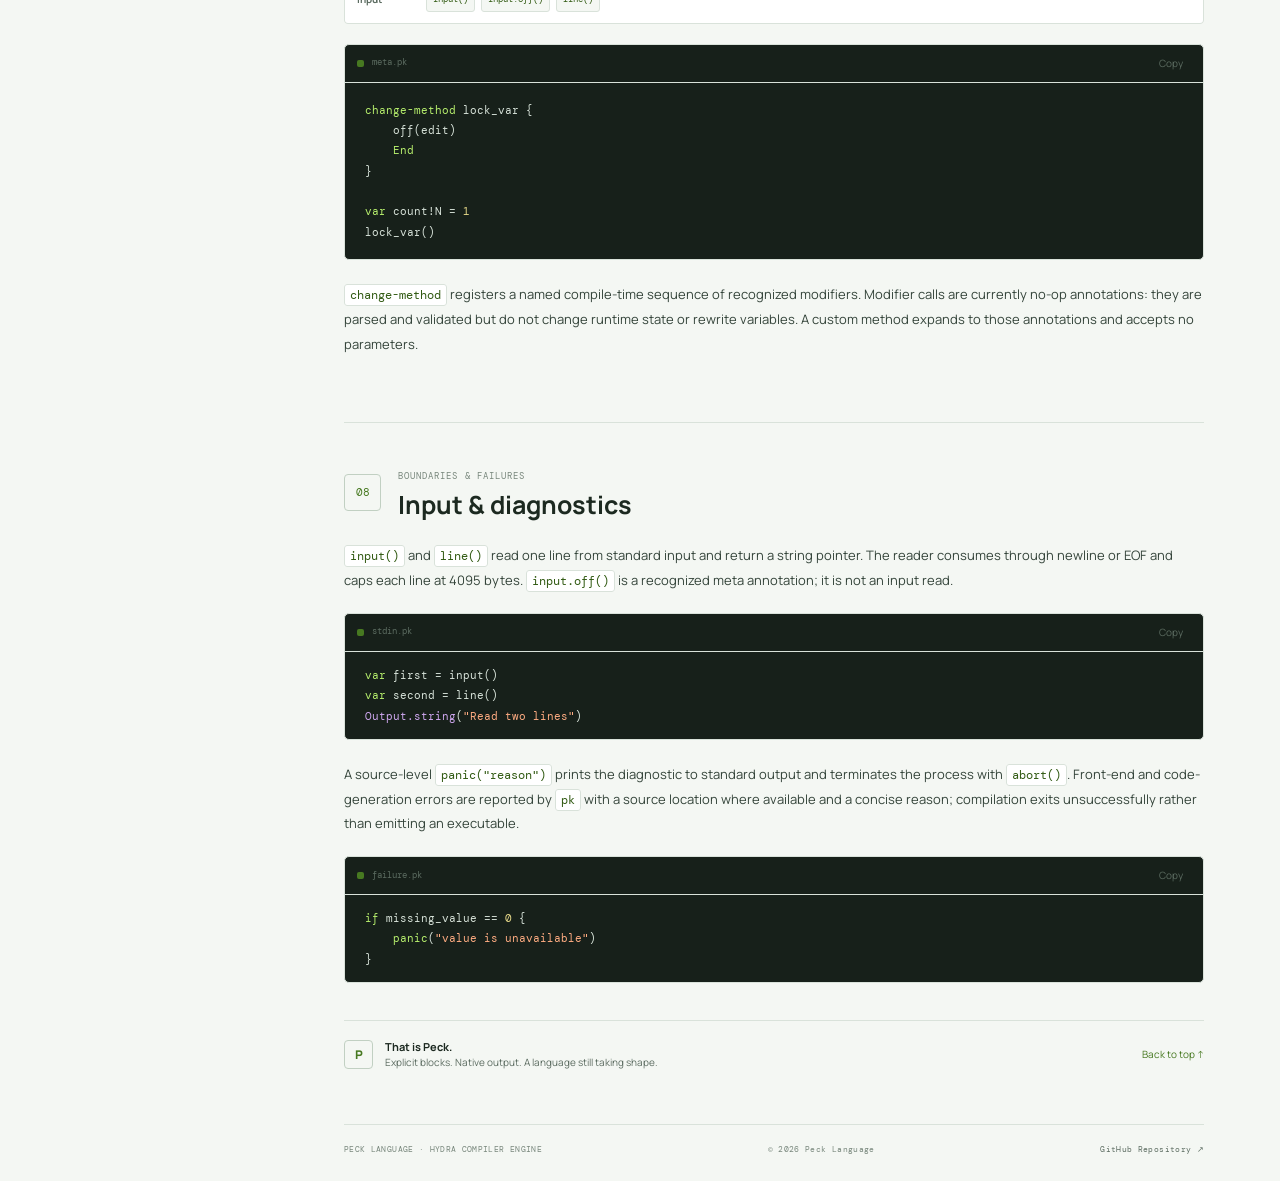
<file: index (1).html>
<!doctype html>
<html lang="en" data-theme="dark">
<head>
  <meta charset="utf-8">
  <meta name="viewport" content="width=device-width, initial-scale=1">
  <meta name="description" content="The Peck language handbook: compiler architecture, syntax, control flow, memory, and runtime reference.">
  <meta name="theme-color" content="#111513">
  <title>Peck Language — Documentation</title>
  <link rel="preconnect" href="https://fonts.googleapis.com">
  <link rel="preconnect" href="https://fonts.gstatic.com" crossorigin>
  <link href="https://fonts.googleapis.com/css2?family=DM+Mono:wght@400;500&family=Manrope:wght@400;500;600;700;800&display=swap" rel="stylesheet">
  <link rel="stylesheet" href="styles.css">
  <script src="script.js" defer></script>
</head>
<body>
  <a class="skip-link" href="#main-content">Skip to documentation</a>
  <header class="topbar">
    <div class="topbar-start">
      <button class="account-trigger" id="account-open" type="button" aria-haspopup="dialog" aria-controls="account-dialog">
        <span class="avatar" aria-hidden="true">P</span><span class="account-label">Your account</span>
      </button>
    </div>
    <div class="topbar-center">
      <a class="brand" href="#top" aria-label="Peck documentation home">
        <span class="brand-mark" aria-hidden="true"><svg viewBox="0 0 36 36"><path d="M7 5.5h13.2c6.1 0 9.8 3.4 9.8 8.9s-3.8 9-9.8 9h-6.1v7.1H7V5.5Zm7.1 6v6.1h5.7c2 0 3.1-1 3.1-3.1 0-2-1.1-3-3.1-3h-5.7Z" fill="currentColor"/><path d="m25.8 24.8 5.2 5.2h-7.8l-3.3-3.3 5.9-1.9Z" fill="currentColor" opacity=".58"/></svg></span>
        <span class="brand-name">peck<span class="brand-dot">.</span></span><span class="brand-divider"></span><span class="brand-docs">language docs</span>
      </a>
      <div class="search-wrap" id="search-wrap">
        <svg class="search-icon" viewBox="0 0 20 20" aria-hidden="true"><circle cx="8.8" cy="8.8" r="5.8"/><path d="m13.2 13.2 4 4"/></svg>
        <input id="docs-search" type="search" placeholder="Search the handbook" autocomplete="off" aria-label="Search documentation" aria-controls="search-results" aria-expanded="false">
        <kbd class="search-shortcut">⌘ K</kbd>
        <div class="search-results" id="search-results" role="listbox" aria-label="Documentation search results" hidden></div>
      </div>
    </div>
    <div class="topbar-end">
      <button class="theme-toggle" id="theme-toggle" type="button" role="switch" aria-checked="false" aria-label="Switch to light theme" title="Toggle light and dark theme">
        <svg class="theme-icon theme-moon" viewBox="0 0 20 20" aria-hidden="true"><path d="M16.4 12.2A7 7 0 0 1 7.8 3.6 7.1 7.1 0 1 0 16.4 12.2Z"/></svg>
        <span class="toggle-track"><span class="toggle-knob"></span></span>
        <svg class="theme-icon theme-sun" viewBox="0 0 20 20" aria-hidden="true"><circle cx="10" cy="10" r="3.4"/><path d="M10 1.8v2M10 16.2v2M18.2 10h-2M3.8 10h-2m14-5.8-1.4 1.4m-8.8 8.8-1.4 1.4m11.6 0-1.4-1.4m-8.8-8.8L4.2 4.2"/></svg>
      </button>
      <a class="github-link" href="https://github.com/supersergey014-beep/Peck" target="_blank" rel="noopener noreferrer" aria-label="Open Peck GitHub repository" title="GitHub repository">
        <svg viewBox="0 0 24 24" aria-hidden="true"><path fill="currentColor" d="M12 .9a11.1 11.1 0 0 0-3.51 21.63c.55.1.76-.24.76-.54v-2.08c-3.1.68-3.76-1.32-3.76-1.32-.5-1.29-1.24-1.63-1.24-1.63-1.02-.7.08-.69.08-.69 1.13.08 1.73 1.16 1.73 1.16 1 1.72 2.62 1.22 3.26.94.1-.73.4-1.23.71-1.51-2.48-.28-5.09-1.24-5.09-5.53 0-1.22.44-2.22 1.16-3-.12-.29-.5-1.43.11-2.98 0 0 .95-.3 3.05 1.15a10.64 10.64 0 0 1 5.55 0c2.1-1.45 3.04-1.15 3.04-1.15.61 1.55.23 2.69.12 2.98.72.78 1.15 1.78 1.15 3 0 4.3-2.61 5.24-5.1 5.52.4.35.76 1.03.76 2.08v3.06c0 .3.2.65.77.54A11.1 11.1 0 0 0 12 .9Z"/></svg>
      </a>
      <button class="menu-toggle" id="menu-toggle" type="button" aria-label="Open documentation menu" aria-expanded="false" aria-controls="sidebar"><span></span><span></span></button>
    </div>
  </header>
  <div class="mobile-scrim" id="mobile-scrim" hidden></div>

  <aside class="sidebar" id="sidebar" aria-label="Documentation navigation">
    <div class="sidebar-scroll">
      <div class="sidebar-kicker">HANDBOOK <span>v0.1</span></div>
      <nav class="side-nav">
        <a class="nav-link active" href="#introduction" data-section="introduction"><span class="nav-index">01</span><span>Introduction &amp; Architecture</span></a>
        <a class="nav-link" href="#variables" data-section="variables"><span class="nav-index">02</span><span>Variables &amp; Mutability</span></a>
        <a class="nav-link" href="#control-flow" data-section="control-flow"><span class="nav-index">03</span><span>Control Flow</span></a>
        <a class="nav-link" href="#functions" data-section="functions"><span class="nav-index">04</span><span>Functions</span></a>
        <a class="nav-link" href="#memory" data-section="memory"><span class="nav-index">05</span><span>Memory &amp; Pointers</span></a>
        <a class="nav-link" href="#enums" data-section="enums"><span class="nav-index">06</span><span>Enums &amp; Patterns</span></a>
        <a class="nav-link" href="#meta-methods" data-section="meta-methods"><span class="nav-index">07</span><span>Meta-Methods</span></a>
        <a class="nav-link" href="#io" data-section="io"><span class="nav-index">08</span><span>Input &amp; Diagnostics</span></a>
      </nav>
      <div class="sidebar-rule"></div>
      <div class="sidebar-caption">ON THIS PAGE</div>
      <div class="page-links"><a href="#quick-start">Quick start</a><a href="#build-engine">Build the engine</a><a href="#language-status">Language status</a></div>
      <div class="sidebar-bottom"><span class="status-indicator"></span><span>Hydra engine</span><span class="status-value">LLVM · C++17</span></div>
      <button class="sidebar-account" id="account-open-mobile" type="button"><span class="avatar" aria-hidden="true">P</span><span>Sign up or log in</span><span aria-hidden="true">→</span></button>
    </div>
  </aside>

  <main class="main-content" id="main-content">
    <div class="article-wrap" id="top">
      <div class="breadcrumbs"><span>Peck</span><span class="crumb-slash">/</span><span>Handbook</span><span class="crumb-slash">/</span><span class="crumb-current">Language reference</span></div>
      <section class="hero" id="introduction" data-searchable>
        <div class="hero-topline"><span class="release-chip"><span class="release-dot"></span> HYDRA ENGINE · EARLY LANGUAGE</span><span class="hero-edition">REFERENCE / 2026</span></div>
        <h1>Peck Language<span class="hero-period">.</span></h1>
        <p class="hero-lede">A compact language with explicit control, typed declarations, and a direct path from <code>.pk</code> source to native code.</p>
        <div class="hero-meta"><span>01 / 08</span><span class="hero-meta-line"></span><span>Start here</span></div>
      </section>

      <section class="doc-section intro-section" id="architecture" aria-labelledby="architecture-title" data-searchable>
        <div class="section-heading"><div class="section-index">01</div><div><p class="section-eyebrow">THE ENGINE</p><h2 id="architecture-title">Introduction &amp; architecture</h2></div></div>
        <p>Peck source files use the <code>.pk</code> extension. The Hydra Compiler Engine tokenizes and parses a source program, validates its declarations, lowers it to LLVM IR, and emits a native object file. The <code>pk</code> command can then link that object into an executable with <code>clang++</code>.</p>
        <div class="pipeline" aria-label="Compiler stages"><div class="pipeline-step"><span class="pipeline-number">01</span><strong>Source</strong><code>.pk</code></div><span class="pipeline-arrow">→</span><div class="pipeline-step"><span class="pipeline-number">02</span><strong>Front end</strong><code>Lexer · Parser</code></div><span class="pipeline-arrow">→</span><div class="pipeline-step"><span class="pipeline-number">03</span><strong>LLVM</strong><code>IR · native object</code></div><span class="pipeline-arrow">→</span><div class="pipeline-step"><span class="pipeline-number">04</span><strong>Executable</strong><code>clang++ linker</code></div></div>
        <p>The current implementation is a small, evolving language engine rather than a full production compiler. This handbook marks behavior that is metadata-only or intentionally limited, so examples match what the compiler can currently execute.</p>
        <div class="subsection" id="quick-start"><div class="subsection-title"><span class="subsection-mark">↳</span><h3>Quick start</h3></div><p>A Peck program declares an entry function with <code>Str main()</code>. Blocks close with <code>End</code>, and the native entry point returns a zero exit code when it reaches the end.</p>
          <div class="code-window"><div class="code-title"><span><i class="file-dot"></i> hello.pk</span><button class="copy-button" type="button" aria-label="Copy code">Copy</button></div><pre><code><span class="tok-type">Str</span> <span class="tok-fn">main</span>() {
    <span class="tok-call">Output.string</span>(<span class="tok-string">"Hello, Peck!"</span>)
    <span class="tok-key">End</span>
}</code></pre></div>
        </div>
        <div class="subsection" id="build-engine"><div class="subsection-title"><span class="subsection-mark">↳</span><h3>Build the engine</h3></div><p>Build from the repository root. CMake locates the LLVM development package; executable linking requires <code>clang++</code> on <code>PATH</code>.</p>
          <div class="code-window compact-code"><div class="code-title"><span><i class="file-dot"></i> shell</span><button class="copy-button" type="button" aria-label="Copy code">Copy</button></div><pre><code>cmake -S . -B build -DCMAKE_BUILD_TYPE=Release
cmake --build build
build/pk examples/hello.pk -o hello
./hello</code></pre></div><p>Use <code>-c</code> to emit an object file without linking: <code>build/pk examples/hello.pk -c -o hello.o</code>. If LLVM is installed outside the default search paths, pass <code>-DLLVM_DIR=/path/to/lib/cmake/llvm</code> to CMake.</p>
        </div>
        <div class="callout callout-note" id="language-status"><span class="callout-icon">i</span><p><strong>Implementation note</strong> The compiler targets the host architecture through LLVM's native target. Some syntax is currently compile-time metadata only; each section calls this out explicitly.</p></div>
      </section>

      <section class="doc-section" id="variables" data-searchable>
        <div class="section-heading"><div class="section-index">02</div><div><p class="section-eyebrow">VALUES &amp; STORAGE</p><h2>Variables &amp; mutability</h2></div></div>
        <p>Declarations begin with a type word or mutability modifier. A suffix after <code>!</code> selects a storage type; <code>var</code> infers it from the initializer. Initializers are required.</p>
        <div class="type-table-wrap"><table class="type-table"><thead><tr><th>Suffix</th><th>Peck type</th><th>LLVM type</th><th>Example</th></tr></thead><tbody>
          <tr><td><code>!N</code></td><td>Integer</td><td><code>i32</code></td><td><code>var age!N = 16</code></td></tr><tr><td><code>!F</code></td><td>Float</td><td><code>float</code></td><td><code>var ratio!F = 0.5</code></td></tr><tr><td><code>!D</code></td><td>Double</td><td><code>double</code></td><td><code>var precise!D = 3.14</code></td></tr><tr><td><code>!B</code></td><td>Byte</td><td><code>i8</code></td><td><code>bt flags!B = 1</code></td></tr><tr><td><code>!C</code></td><td>Character</td><td><code>i8</code></td><td><code>char mark!C = 'P'</code></td></tr><tr><td><code>!L</code>, <code>!str</code></td><td>String</td><td><code>ptr</code></td><td><code>line label!L = "text"</code></td></tr>
        </tbody></table></div>
        <p><code>data</code> stores a raw byte buffer, for example <code>data buffer!D = "raw bytes"</code>; <code>array</code> declares a homogeneous array literal. <code>var items = {2, 4, 6}</code> infers an array, while <code>array items = {2, 4, 6}</code> states it explicitly.</p>
        <div class="code-window"><div class="code-title"><span><i class="file-dot"></i> mutability.pk</span><button class="copy-button" type="button" aria-label="Copy code">Copy</button></div><pre><code><span class="tok-key">change</span> score!N = <span class="tok-number">10</span>
score = score + <span class="tok-number">1</span>

<span class="tok-key">const</span> ceiling!N = <span class="tok-number">99</span>
<span class="tok-key">mut</span> fixed!N = <span class="tok-number">4</span>
<span class="tok-key">mut-t</span> temporary[tk-200] = <span class="tok-number">1</span></code></pre></div>
        <div class="mutability-grid"><div><span class="mutability-token mutable">change · chn</span><p>Mutable binding. <code>alwchang</code> and <code>alwchn</code> are mutable aliases.</p></div><div><span class="mutability-token fixed">mut · const</span><p>Immutable binding. Reassignment is rejected by the compiler.</p></div><div><span class="mutability-token metadata">mut-t · mut-time</span><p>Stores a <code>tk-N</code> duration in the AST; timed freezing is not enforced at runtime yet.</p></div></div>
        <p>Without a mutability modifier, a declaration follows the engine's mutable default. Struct fields use the same suffixes and modifiers.</p>
      </section>

      <section class="doc-section" id="control-flow" data-searchable>
        <div class="section-heading"><div class="section-index">03</div><div><p class="section-eyebrow">BRANCHES &amp; REPETITION</p><h2>Control flow</h2></div></div>
        <p>Conditions compare scalar values with <code>==</code>, <code>!=</code>, <code>&lt;</code>, <code>&gt;</code>, <code>&lt;=</code>, or <code>&gt;=</code>. Parentheses around an <code>if</code> condition are optional. Branch blocks end at <code>}</code>; an inner <code>End</code> is optional.</p>
        <div class="code-window"><div class="code-title"><span><i class="file-dot"></i> branches.pk</span><button class="copy-button" type="button" aria-label="Copy code">Copy</button></div><pre><code><span class="tok-key">if</span> age &gt;= <span class="tok-number">18</span> {
    <span class="tok-call">Output.string</span>(<span class="tok-string">"Adult"</span>)
} <span class="tok-key">else if</span> (age == <span class="tok-number">16</span>) {
    <span class="tok-call">Output.string</span>(<span class="tok-string">"Teenager"</span>)
} <span class="tok-key">else</span> {
    <span class="tok-call">Output.string</span>(<span class="tok-string">"Child"</span>)
}</code></pre></div>
        <h3 class="inline-heading">Exit-tested loops</h3><p><code>while</code> executes its body first, then evaluates the <code>cond-end</code> condition. A true condition branches back to the body. Consequently, even a false condition runs the body once.</p>
        <div class="code-window"><div class="code-title"><span><i class="file-dot"></i> counter.pk</span><button class="copy-button" type="button" aria-label="Copy code">Copy</button></div><pre><code><span class="tok-key">change</span> counter!N = <span class="tok-number">0</span>
<span class="tok-key">while</span> {
    counter = counter + <span class="tok-number">1</span>
    <span class="tok-key">cond-end</span> = (counter &lt; <span class="tok-number">5</span>)
}</code></pre></div>
        <p><code>cond-end = (true)</code> creates an infinite loop. The optional tuple form <code>(true, speed)</code> accepts an integer from <code>0</code> to <code>50</code>. The speed value is parsed as metadata only; it does not throttle execution.</p>
        <p>A bounded <code>for</code> loop declares a counter before the body and increments it after each pass:</p>
        <div class="code-window compact-code"><div class="code-title"><span><i class="file-dot"></i> bounded.pk</span><button class="copy-button" type="button" aria-label="Copy code">Copy</button></div><pre><code><span class="tok-key">for</span> <span class="tok-key">var</span> i!N = <span class="tok-number">0</span> {
    <span class="tok-call">Output.string</span>(<span class="tok-string">"pass"</span>)
    <span class="tok-key">cond-end</span> = (<span class="tok-number">3</span>)
}</code></pre></div>
      </section>

      <section class="doc-section" id="functions" data-searchable>
        <div class="section-heading"><div class="section-index">04</div><div><p class="section-eyebrow">COMPOSITION</p><h2>Functions</h2></div></div>
        <p>Declare functions with <code>Str</code> or its alias <code>func</code>. Parameter types are written as suffixes; the optional suffix after <code>)</code> is the return type. Omitting it declares a void function.</p>
        <div class="code-window"><div class="code-title"><span><i class="file-dot"></i> functions.pk</span><button class="copy-button" type="button" aria-label="Copy code">Copy</button></div><pre><code><span class="tok-type">Str</span> <span class="tok-fn">add</span>(<span class="tok-key">var</span> a!N, <span class="tok-key">var</span> b!N) !N {
    <span class="tok-key">ret</span> a + b
    <span class="tok-key">End</span>
}

<span class="tok-key">func</span> <span class="tok-fn">update_score</span>(<span class="tok-key">change</span> current!N, <span class="tok-key">var</span> bonus!N) !N {
    current = current + bonus
    <span class="tok-key">ret</span> current
    <span class="tok-key">End</span>
}

<span class="tok-key">change</span> total!N = add(score, bonus)</code></pre></div>
        <p>Parameters marked <code>var</code>, <code>mut</code>, or <code>const</code> are immutable within the function. <code>change</code>/<code>chn</code> and <code>alwchang</code>/<code>alwchn</code> permit reassignment. Calls can be used as initializer expressions or as standalone statements.</p>
      </section>

      <section class="doc-section" id="memory" data-searchable>
        <div class="section-heading"><div class="section-index">05</div><div><p class="section-eyebrow">LAYOUT &amp; OWNERSHIP</p><h2>Memory &amp; pointers</h2></div></div>
        <p><code>struct</code> declares a named LLVM struct layout. Fields use Peck suffixes and can be read or assigned through pointer member access. <code>select(TypeName)</code> allocates storage with <code>malloc</code>; release that allocation with <code>free</code>.</p>
        <div class="code-window"><div class="code-title"><span><i class="file-dot"></i> pointers.pk</span><button class="copy-button" type="button" aria-label="Copy code">Copy</button></div><pre><code><span class="tok-key">struct</span> Point {
    <span class="tok-key">change</span> x!N
    <span class="tok-key">change</span> y!N
    <span class="tok-key">End</span>
}

<span class="tok-key">change</span> value!N = <span class="tok-number">42</span>
<span class="tok-key">var</span> pointer = &amp;value
*pointer = <span class="tok-number">100</span>

<span class="tok-key">var</span> point = select(Point)
point.x = value
free(point)</code></pre></div>
        <div class="operator-strip"><span><code>&amp;x</code><small>address of</small></span><span><code>*p</code><small>dereference</small></span><span><code>^p</code><small>dereference alias</small></span><span><code>@x</code><small>address alias</small></span><span><code>p.field</code><small>field GEP</small></span></div>
        <div class="callout callout-warning"><span class="callout-icon">!</span><p><strong>Ownership is manual.</strong> Pointers created by <code>select()</code> must be freed exactly once. The current implementation supports scalar pointees and struct pointers; pointer arithmetic and general nested pointer expressions are not yet implemented.</p></div>
        <h3 class="inline-heading">Source imports</h3>
        <p><code>pack</code> and <code>import</code> are equivalent directives. Each quoted path is resolved relative to the importing file; imported declarations can define structs, enums, and functions. The parser canonicalizes paths to avoid importing a file more than once, including through cycles.</p>
        <div class="code-window compact-code"><div class="code-title"><span><i class="file-dot"></i> main.pk</span><button class="copy-button" type="button" aria-label="Copy code">Copy</button></div><pre><code><span class="tok-key">pack</span> <span class="tok-string">"types.pk"</span>
      <span class="tok-key">import</span> <span class="tok-string">"helpers.pk"</span>

      <span class="tok-type">Str</span> <span class="tok-fn">main</span>() {
          <span class="tok-key">End</span>
      }</code></pre></div>
      </section>

      <section class="doc-section" id="enums" data-searchable>
        <div class="section-heading"><div class="section-index">06</div><div><p class="section-eyebrow">TAGS &amp; BRANCHING</p><h2>Enums &amp; pattern matching</h2></div></div>
        <p><code>numer</code> declares an enum whose variants map to integer tags in declaration order, starting at zero. <code>respon</code> reads the enum value and lowers matching arms to an LLVM switch. Each pattern names both the enum and its variant.</p>
        <div class="code-window"><div class="code-title"><span><i class="file-dot"></i> status.pk</span><button class="copy-button" type="button" aria-label="Copy code">Copy</button></div><pre><code><span class="tok-key">numer</span> Status {
    Active,
    Disabled
    <span class="tok-key">End</span>
}

<span class="tok-key">var</span> state = Status.Active
<span class="tok-key">respon</span> state {
    Status.Active {
        <span class="tok-call">Output.string</span>(<span class="tok-string">"Status is active"</span>)
    }
    Status.Disabled {
        <span class="tok-call">Output.string</span>(<span class="tok-string">"Status is disabled"</span>)
    }
    <span class="tok-key">End</span>
}</code></pre></div>
        <p>Unknown enum names, missing variants, duplicate cases, and a pattern whose enum does not match the subject produce compilation errors. Unlisted tags take the switch default and continue after the <code>respon</code> block.</p>
      </section>

      <section class="doc-section" id="meta-methods" data-searchable>
        <div class="section-heading"><div class="section-index">07</div><div><p class="section-eyebrow">BEHAVIOR MODIFIERS</p><h2>Meta-methods &amp; custom behavior</h2></div></div>
        <p>Meta-method calls use ordinary call syntax, including dotted names. The built-in modifier vocabulary includes these families:</p>
        <div class="method-reference"><div><span class="method-family">Update</span><code>update()</code><code>update.fn()</code><code>update.str()</code><code>update.other()</code></div><div><span class="method-family">Edit</span><code>edit()</code><code>edit.fn()</code><code>edit.str()</code><code>edit.other()</code><code>not.edit()</code><code>ret.edit()</code></div><div><span class="method-family">Flow</span><code>off()</code><code>on()</code><code>next()</code><code>off.next()</code><code>not.requir()</code><code>negative()</code><code>positive()</code></div><div><span class="method-family">Input</span><code>input()</code><code>input.off()</code><code>line()</code></div></div>
        <div class="code-window"><div class="code-title"><span><i class="file-dot"></i> meta.pk</span><button class="copy-button" type="button" aria-label="Copy code">Copy</button></div><pre><code><span class="tok-key">change-method</span> lock_var {
    off(edit)
    <span class="tok-key">End</span>
}

<span class="tok-key">var</span> count!N = <span class="tok-number">1</span>
lock_var()</code></pre></div>
        <p><code>change-method</code> registers a named compile-time sequence of recognized modifiers. Modifier calls are currently no-op annotations: they are parsed and validated but do not change runtime state or rewrite variables. A custom method expands to those annotations and accepts no parameters.</p>
      </section>

      <section class="doc-section last-section" id="io" data-searchable>
        <div class="section-heading"><div class="section-index">08</div><div><p class="section-eyebrow">BOUNDARIES &amp; FAILURES</p><h2>Input &amp; diagnostics</h2></div></div>
        <p><code>input()</code> and <code>line()</code> read one line from standard input and return a string pointer. The reader consumes through newline or EOF and caps each line at 4095 bytes. <code>input.off()</code> is a recognized meta annotation; it is not an input read.</p>
        <div class="code-window compact-code"><div class="code-title"><span><i class="file-dot"></i> stdin.pk</span><button class="copy-button" type="button" aria-label="Copy code">Copy</button></div><pre><code><span class="tok-key">var</span> first = input()
<span class="tok-key">var</span> second = line()
<span class="tok-call">Output.string</span>(<span class="tok-string">"Read two lines"</span>)</code></pre></div>
        <p>A source-level <code>panic("reason")</code> prints the diagnostic to standard output and terminates the process with <code>abort()</code>. Front-end and code-generation errors are reported by <code>pk</code> with a source location where available and a concise reason; compilation exits unsuccessfully rather than emitting an executable.</p>
        <div class="code-window compact-code"><div class="code-title"><span><i class="file-dot"></i> failure.pk</span><button class="copy-button" type="button" aria-label="Copy code">Copy</button></div><pre><code><span class="tok-key">if</span> missing_value == <span class="tok-number">0</span> {
    <span class="tok-key">panic</span>(<span class="tok-string">"value is unavailable"</span>)
}</code></pre></div>
        <div class="end-note"><span class="end-note-mark">P</span><div><strong>That is Peck.</strong><span>Explicit blocks. Native output. A language still taking shape.</span></div><a href="#top">Back to top ↑</a></div>
      </section>
      <footer class="site-footer"><span>PECK LANGUAGE · HYDRA COMPILER ENGINE</span><span>© 2026 Peck Language</span><a href="https://github.com/supersergey014-beep/Peck" target="_blank" rel="noopener noreferrer">GitHub Repository ↗</a></footer>
    </div>
  </main>

  <dialog class="account-dialog" id="account-dialog" aria-labelledby="account-title">
    <form method="dialog" class="dialog-dismiss-form"><button class="dialog-backdrop" aria-label="Close account dialog"></button></form>
    <div class="dialog-panel">
      <button class="dialog-close" id="account-close" type="button" aria-label="Close dialog">×</button>
      <div class="dialog-brand"><span class="brand-mark small-mark" aria-hidden="true"><svg viewBox="0 0 36 36"><path d="M7 5.5h13.2c6.1 0 9.8 3.4 9.8 8.9s-3.8 9-9.8 9h-6.1v7.1H7V5.5Zm7.1 6v6.1h5.7c2 0 3.1-1 3.1-3.1 0-2-1.1-3-3.1-3h-5.7Z" fill="currentColor"/></svg></span><span>peck<span class="brand-dot">.</span></span></div>
      <p class="dialog-kicker">COMMUNITY ACCOUNT</p><h2 id="account-title">Join the Peck community</h2><p class="dialog-copy">Create a local demo profile or switch to log in. Authentication is not connected to a server.</p>
      <div class="auth-tabs" role="tablist" aria-label="Account action"><button class="auth-tab active" id="signup-tab" type="button" role="tab" aria-selected="true" aria-controls="auth-form" data-mode="signup">Sign up</button><button class="auth-tab" id="login-tab" type="button" role="tab" aria-selected="false" aria-controls="auth-form" data-mode="login">Log in</button></div>
      <form class="auth-form" id="auth-form"><label id="name-field">Name<input name="name" type="text" placeholder="Ada Lovelace" autocomplete="name" required></label><label>Email address<input name="email" type="email" placeholder="you@example.com" autocomplete="email" required></label><label>Password<input name="password" type="password" placeholder="At least 8 characters" autocomplete="new-password" minlength="8" required></label><button class="auth-submit" type="submit">Create demo account <span aria-hidden="true">→</span></button><p class="form-message" id="form-message" aria-live="polite"></p></form>
      <p class="dialog-legal">By continuing, you agree this is a visual demo. No credentials are transmitted or stored.</p>
    </div>
  </dialog>
</body>
</html>
</file>
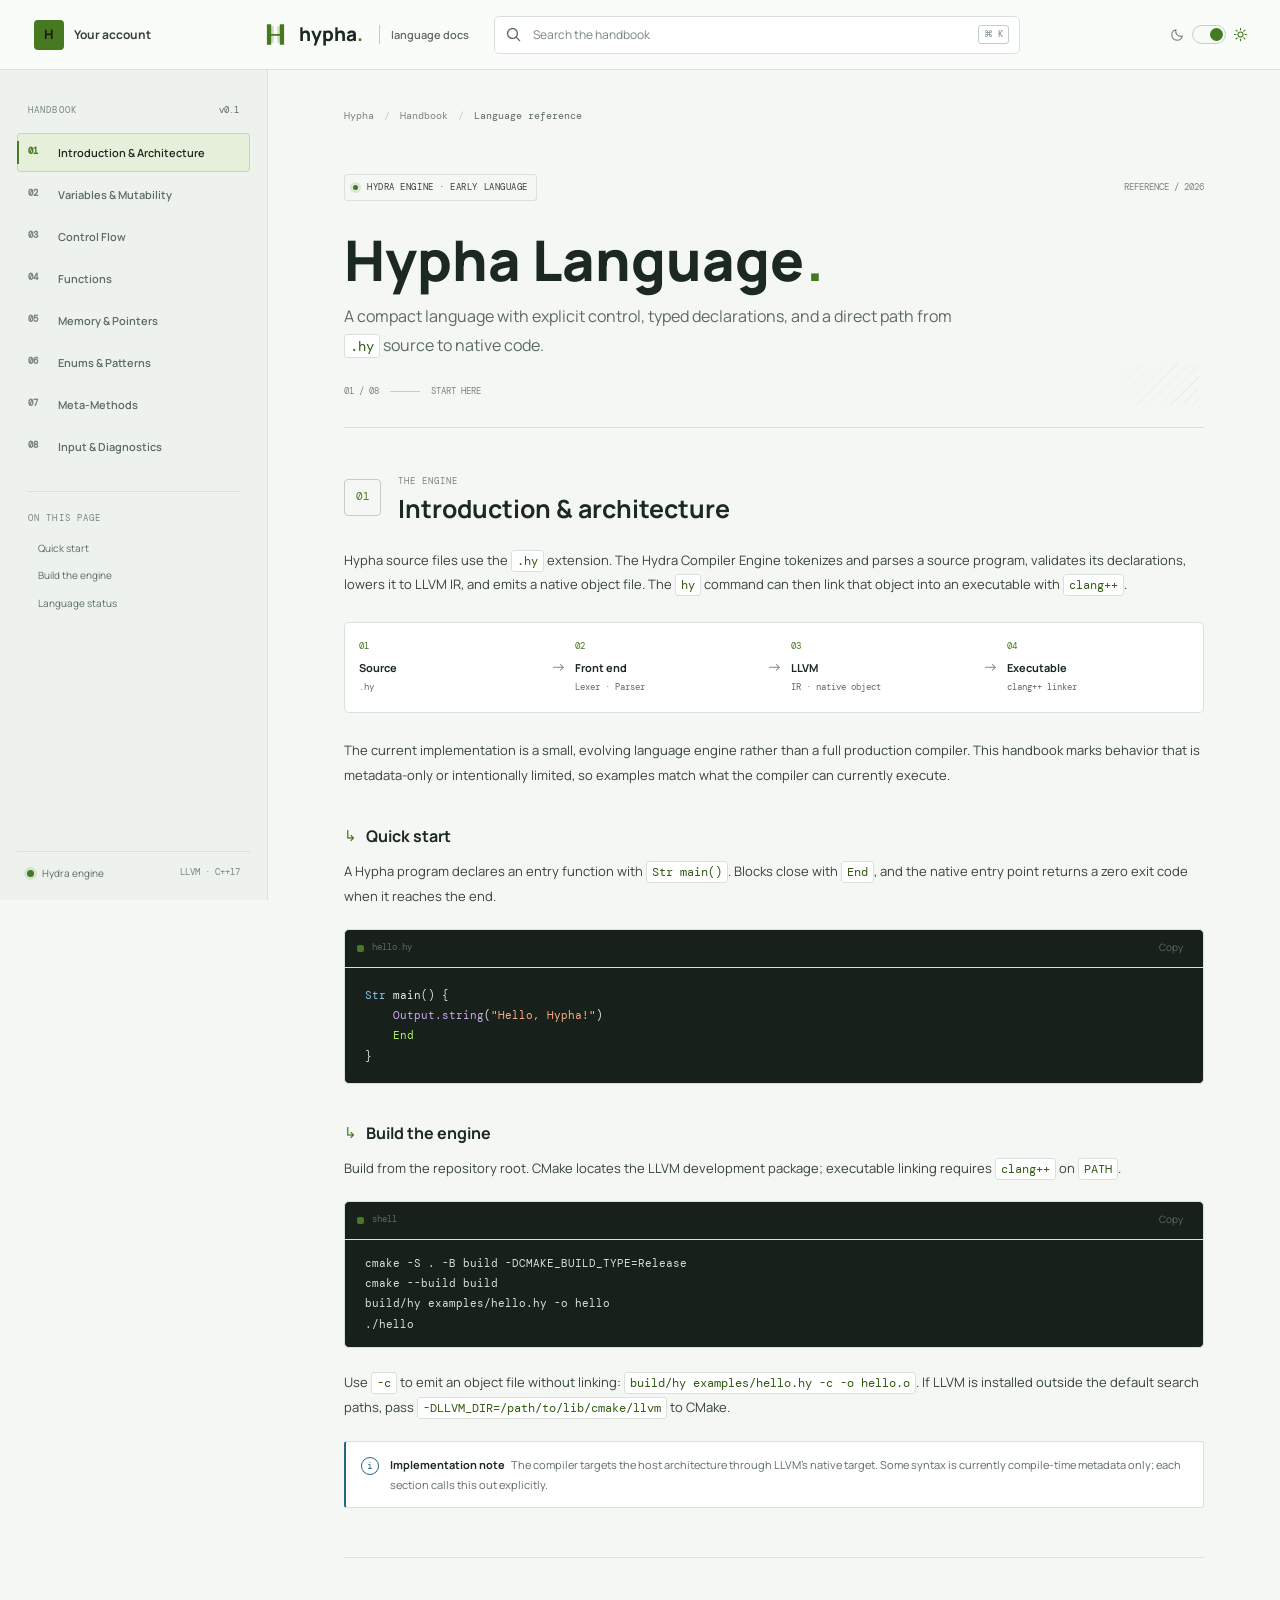
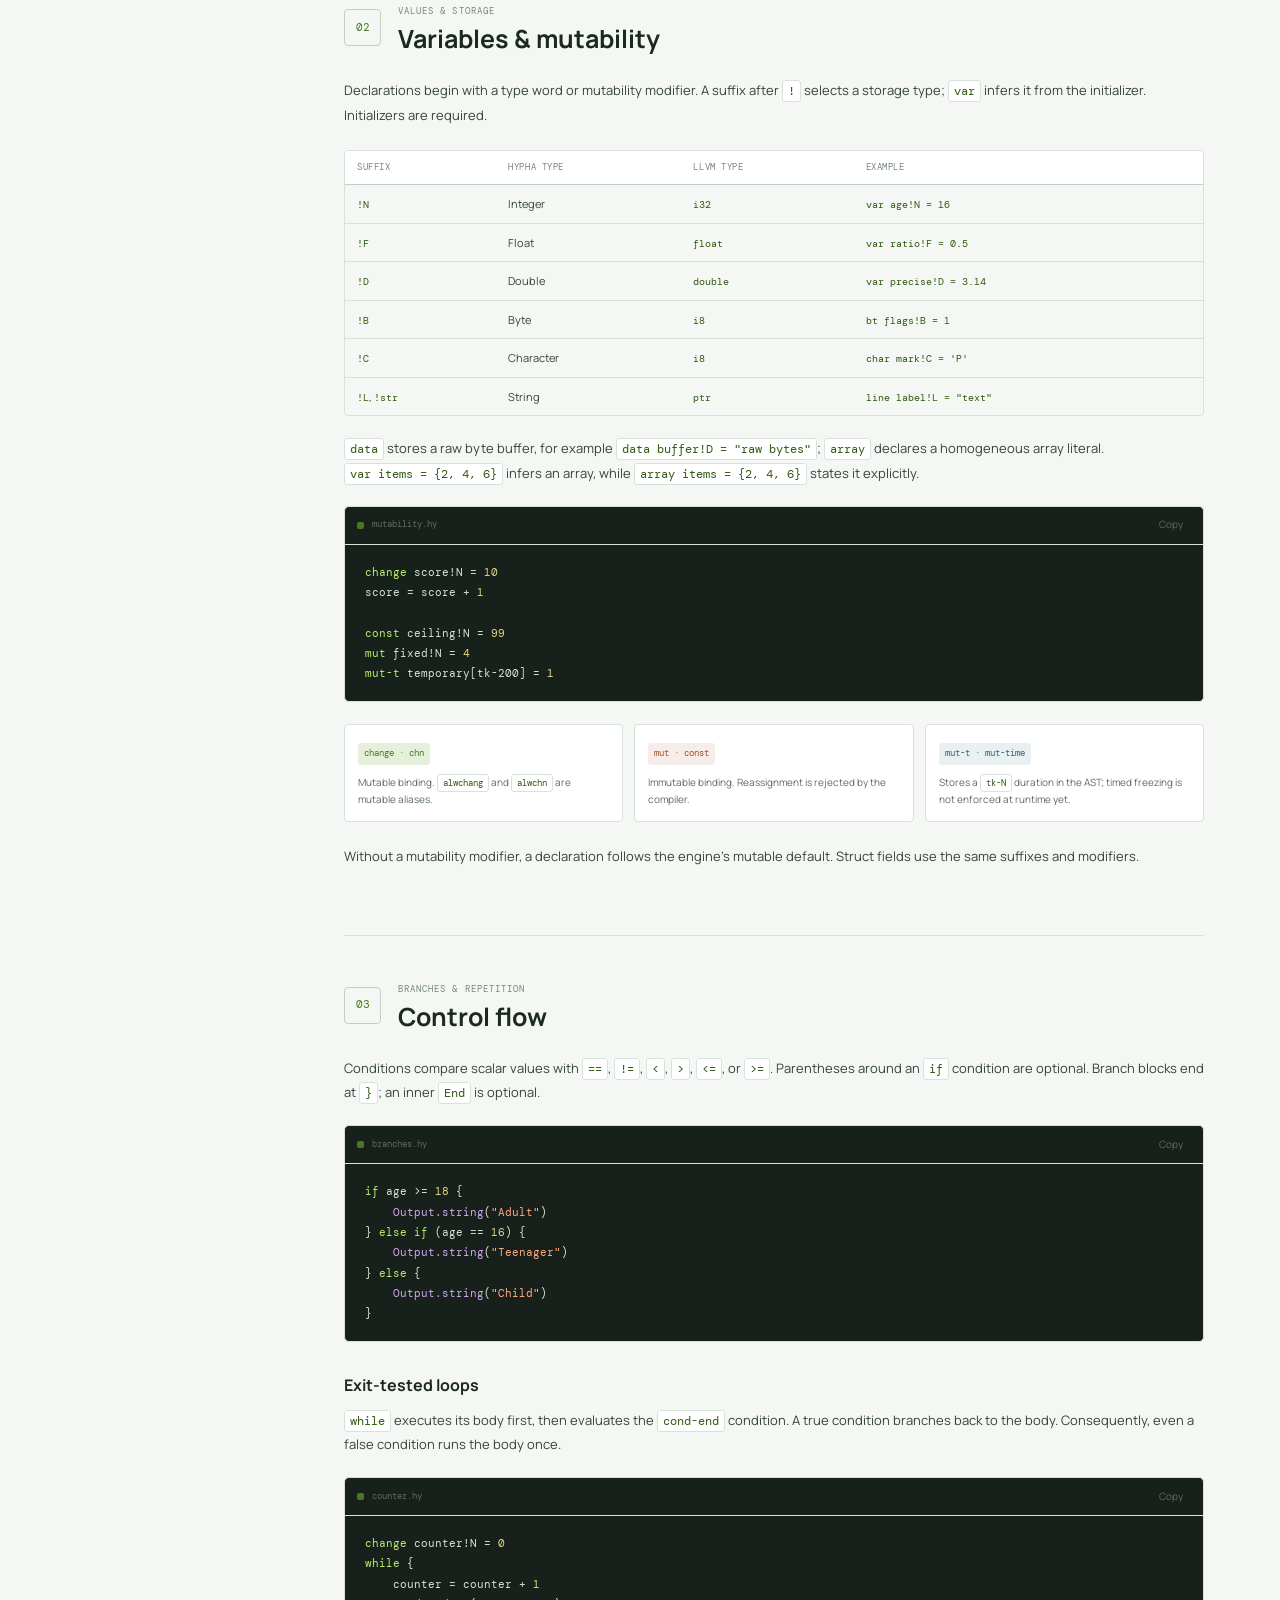
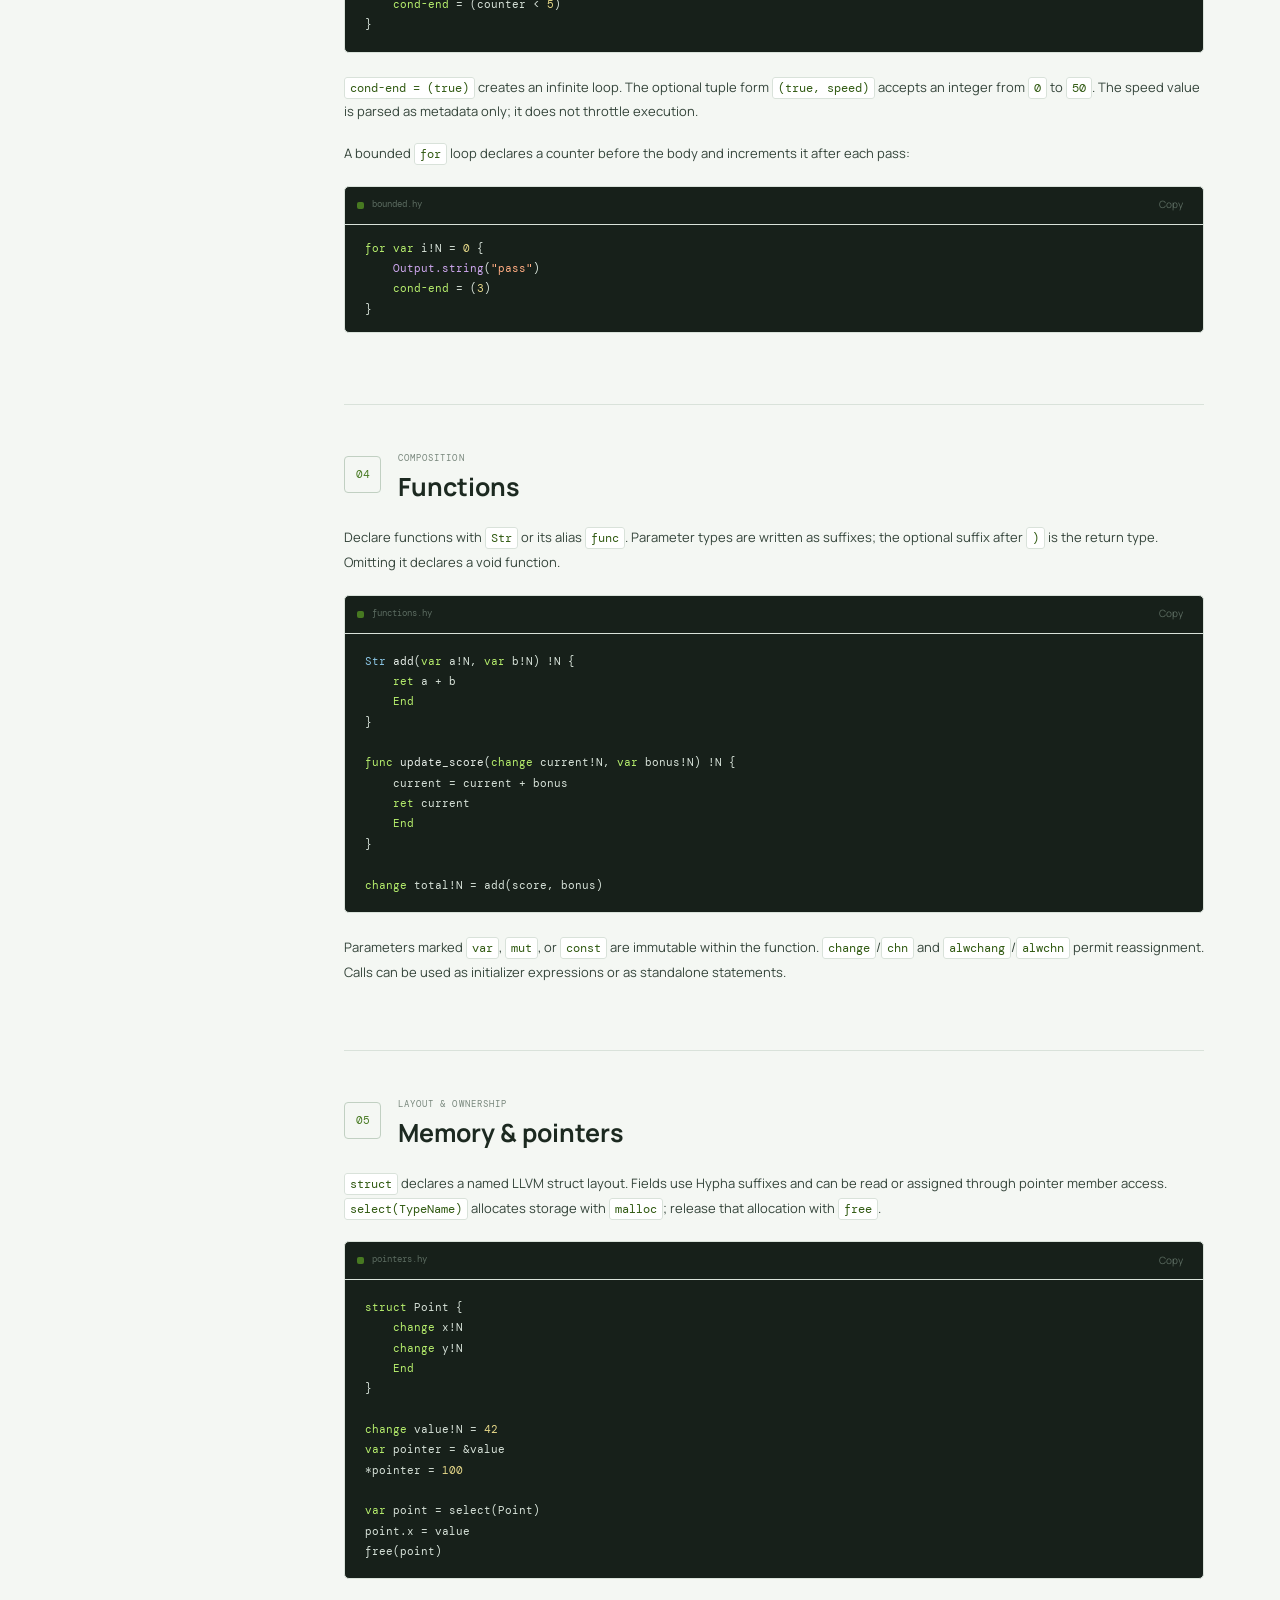
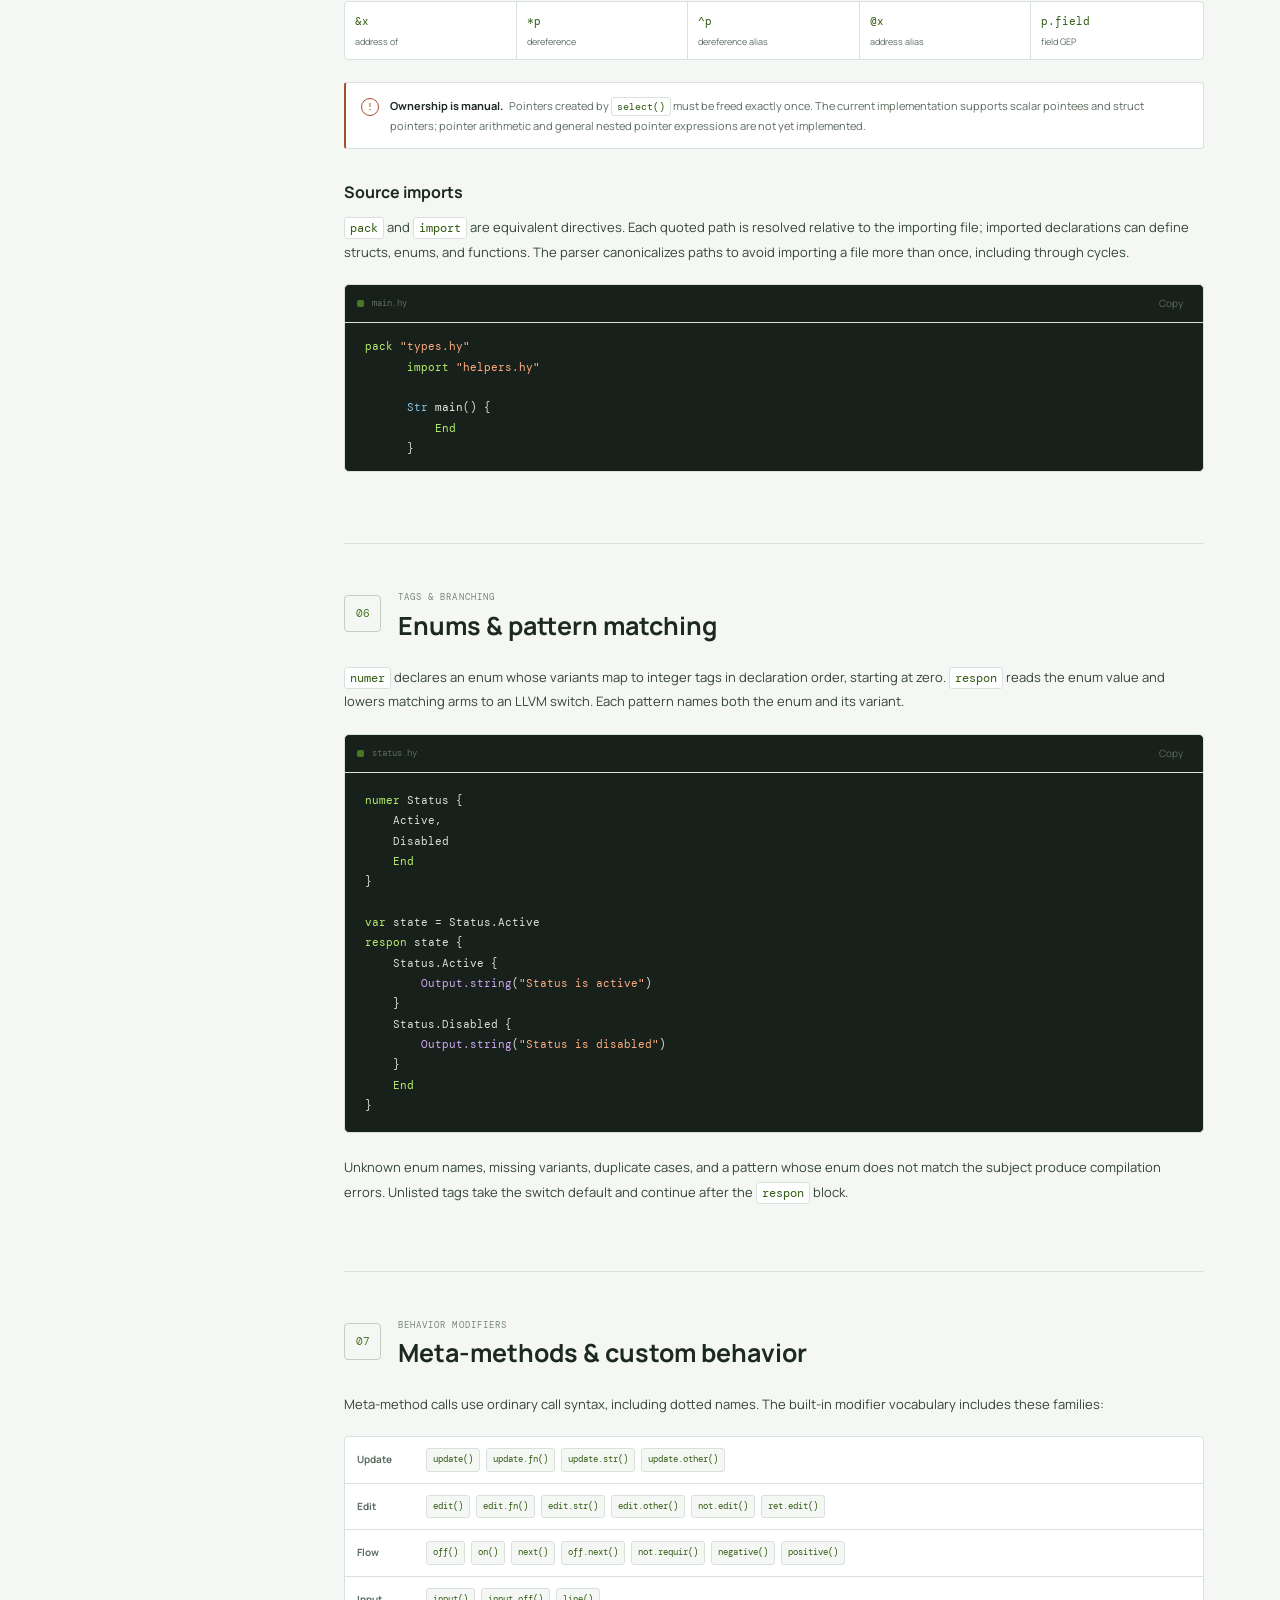
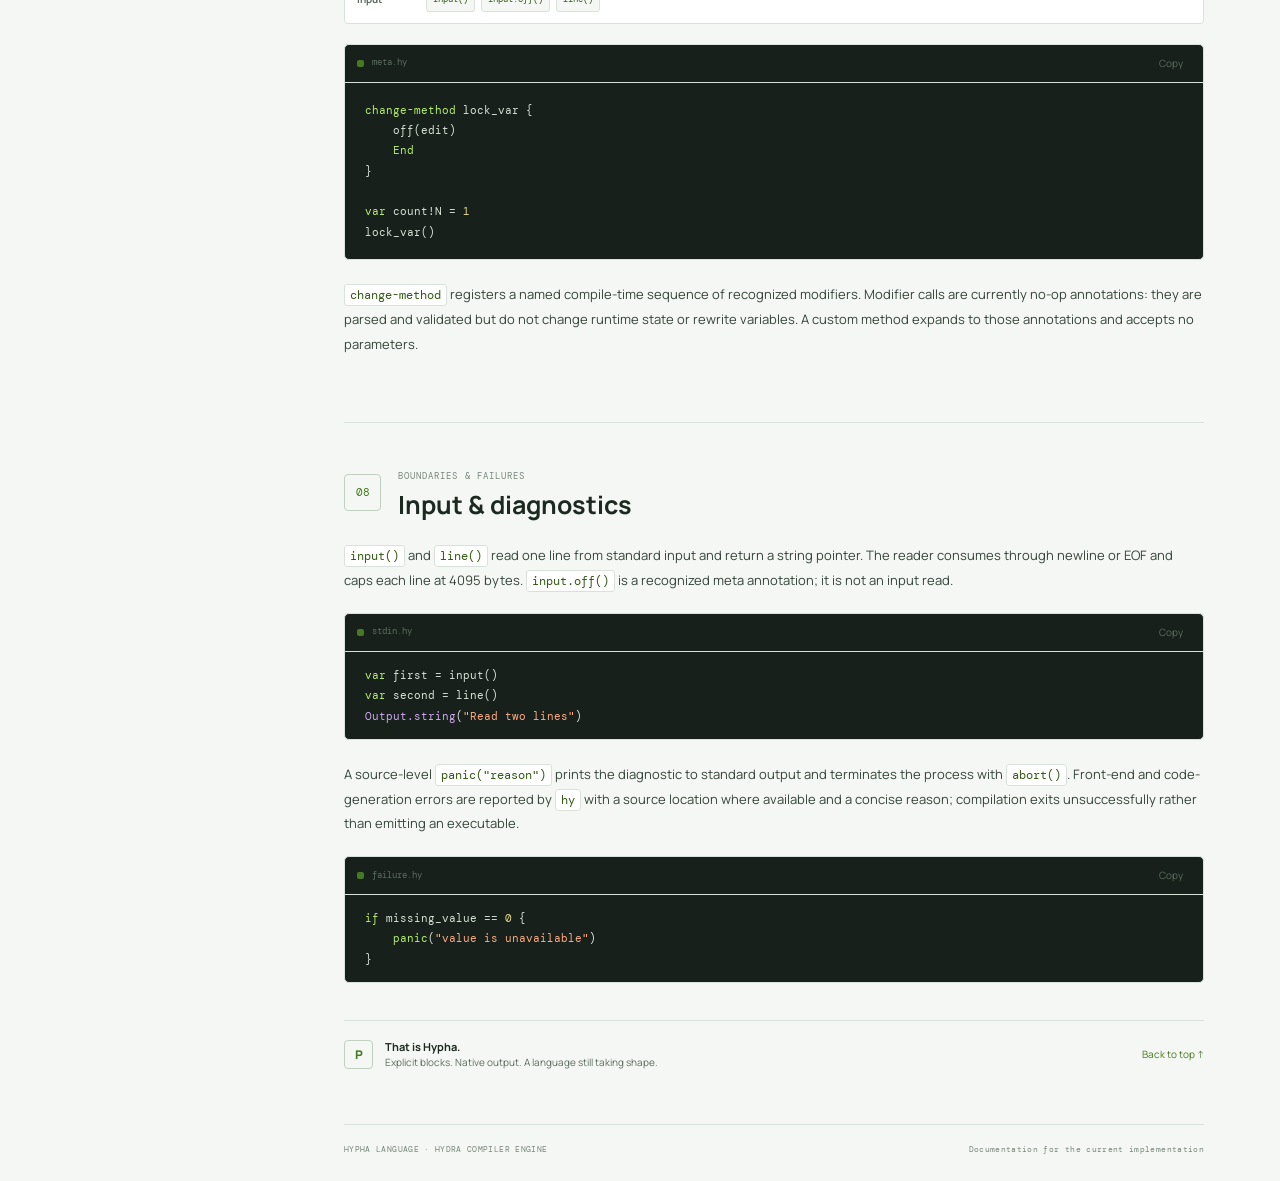
<file: index (3).html>
<!doctype html>
<html lang="en" data-theme="dark">
<head>
  <meta charset="utf-8">
  <meta name="viewport" content="width=device-width, initial-scale=1">
  <meta name="description" content="The Hypha language handbook: compiler architecture, syntax, control flow, memory, and runtime reference.">
  <meta name="theme-color" content="#111513">
  <title>Hypha Language — Documentation</title>
  <link rel="preconnect" href="https://fonts.googleapis.com">
  <link rel="preconnect" href="https://fonts.gstatic.com" crossorigin>
  <link href="https://fonts.googleapis.com/css2?family=DM+Mono:wght@400;500&family=Manrope:wght@400;500;600;700;800&display=swap" rel="stylesheet">
  <link rel="stylesheet" href="styles.css">
  <script src="script.js" defer></script>
</head>
<body>
  <a class="skip-link" href="#main-content">Skip to documentation</a>
  <header class="topbar">
    <div class="topbar-start">
      <button class="account-trigger" id="account-open" type="button" aria-haspopup="dialog" aria-controls="account-dialog">
        <span class="avatar" aria-hidden="true">H</span><span class="account-label">Your account</span>
      </button>
    </div>
    <div class="topbar-center">
      <a class="brand" href="#top" aria-label="Hypha documentation home">
        <span class="brand-mark" aria-hidden="true"><svg viewBox="0 0 36 36" role="img" aria-label="Hypha logo"><path d="M8 6h5v11.5h10V6h5v24h-5v-10.5H13V30H8V6Z" fill="currentColor"/><path d="M11 8.5h5v19h-5zm9 0h5v19h-5z" fill="currentColor" opacity=".24"/></svg></span>
        <span class="brand-name">hypha<span class="brand-dot">.</span></span><span class="brand-divider"></span><span class="brand-docs">language docs</span>
      </a>
      <div class="search-wrap" id="search-wrap">
        <svg class="search-icon" viewBox="0 0 20 20" aria-hidden="true"><circle cx="8.8" cy="8.8" r="5.8"/><path d="m13.2 13.2 4 4"/></svg>
        <input id="docs-search" type="search" placeholder="Search the handbook" autocomplete="off" aria-label="Search documentation" aria-controls="search-results" aria-expanded="false">
        <kbd class="search-shortcut">⌘ K</kbd>
        <div class="search-results" id="search-results" role="listbox" aria-label="Documentation search results" hidden></div>
      </div>
    </div>
    <div class="topbar-end">
      <button class="theme-toggle" id="theme-toggle" type="button" role="switch" aria-checked="false" aria-label="Switch to light theme" title="Toggle light and dark theme">
        <svg class="theme-icon theme-moon" viewBox="0 0 20 20" aria-hidden="true"><path d="M16.4 12.2A7 7 0 0 1 7.8 3.6 7.1 7.1 0 1 0 16.4 12.2Z"/></svg>
        <span class="toggle-track"><span class="toggle-knob"></span></span>
        <svg class="theme-icon theme-sun" viewBox="0 0 20 20" aria-hidden="true"><circle cx="10" cy="10" r="3.4"/><path d="M10 1.8v2M10 16.2v2M18.2 10h-2M3.8 10h-2m14-5.8-1.4 1.4m-8.8 8.8-1.4 1.4m11.6 0-1.4-1.4m-8.8-8.8L4.2 4.2"/></svg>
      </button>
      <button class="menu-toggle" id="menu-toggle" type="button" aria-label="Open documentation menu" aria-expanded="false" aria-controls="sidebar"><span></span><span></span></button>
    </div>
  </header>
  <div class="mobile-scrim" id="mobile-scrim" hidden></div>

  <aside class="sidebar" id="sidebar" aria-label="Documentation navigation">
    <div class="sidebar-scroll">
      <div class="sidebar-kicker">HANDBOOK <span>v0.1</span></div>
      <nav class="side-nav">
        <a class="nav-link active" href="#introduction" data-section="introduction"><span class="nav-index">01</span><span>Introduction &amp; Architecture</span></a>
        <a class="nav-link" href="#variables" data-section="variables"><span class="nav-index">02</span><span>Variables &amp; Mutability</span></a>
        <a class="nav-link" href="#control-flow" data-section="control-flow"><span class="nav-index">03</span><span>Control Flow</span></a>
        <a class="nav-link" href="#functions" data-section="functions"><span class="nav-index">04</span><span>Functions</span></a>
        <a class="nav-link" href="#memory" data-section="memory"><span class="nav-index">05</span><span>Memory &amp; Pointers</span></a>
        <a class="nav-link" href="#enums" data-section="enums"><span class="nav-index">06</span><span>Enums &amp; Patterns</span></a>
        <a class="nav-link" href="#meta-methods" data-section="meta-methods"><span class="nav-index">07</span><span>Meta-Methods</span></a>
        <a class="nav-link" href="#io" data-section="io"><span class="nav-index">08</span><span>Input &amp; Diagnostics</span></a>
      </nav>
      <div class="sidebar-rule"></div>
      <div class="sidebar-caption">ON THIS PAGE</div>
      <div class="page-links"><a href="#quick-start">Quick start</a><a href="#build-engine">Build the engine</a><a href="#language-status">Language status</a></div>
      <div class="sidebar-bottom"><span class="status-indicator"></span><span>Hydra engine</span><span class="status-value">LLVM · C++17</span></div>
      <button class="sidebar-account" id="account-open-mobile" type="button"><span class="avatar" aria-hidden="true">H</span><span>Sign up or log in</span><span aria-hidden="true">→</span></button>
    </div>
  </aside>

  <main class="main-content" id="main-content">
    <div class="article-wrap" id="top">
      <div class="breadcrumbs"><span>Hypha</span><span class="crumb-slash">/</span><span>Handbook</span><span class="crumb-slash">/</span><span class="crumb-current">Language reference</span></div>
      <section class="hero" id="introduction" data-searchable>
        <div class="hero-topline"><span class="release-chip"><span class="release-dot"></span> HYDRA ENGINE · EARLY LANGUAGE</span><span class="hero-edition">REFERENCE / 2026</span></div>
        <h1>Hypha Language<span class="hero-period">.</span></h1>
        <p class="hero-lede">A compact language with explicit control, typed declarations, and a direct path from <code>.hy</code> source to native code.</p>
        <div class="hero-meta"><span>01 / 08</span><span class="hero-meta-line"></span><span>Start here</span></div>
      </section>

      <section class="doc-section intro-section" id="architecture" aria-labelledby="architecture-title" data-searchable>
        <div class="section-heading"><div class="section-index">01</div><div><p class="section-eyebrow">THE ENGINE</p><h2 id="architecture-title">Introduction &amp; architecture</h2></div></div>
        <p>Hypha source files use the <code>.hy</code> extension. The Hydra Compiler Engine tokenizes and parses a source program, validates its declarations, lowers it to LLVM IR, and emits a native object file. The <code>hy</code> command can then link that object into an executable with <code>clang++</code>.</p>
        <div class="pipeline" aria-label="Compiler stages"><div class="pipeline-step"><span class="pipeline-number">01</span><strong>Source</strong><code>.hy</code></div><span class="pipeline-arrow">→</span><div class="pipeline-step"><span class="pipeline-number">02</span><strong>Front end</strong><code>Lexer · Parser</code></div><span class="pipeline-arrow">→</span><div class="pipeline-step"><span class="pipeline-number">03</span><strong>LLVM</strong><code>IR · native object</code></div><span class="pipeline-arrow">→</span><div class="pipeline-step"><span class="pipeline-number">04</span><strong>Executable</strong><code>clang++ linker</code></div></div>
        <p>The current implementation is a small, evolving language engine rather than a full production compiler. This handbook marks behavior that is metadata-only or intentionally limited, so examples match what the compiler can currently execute.</p>
        <div class="subsection" id="quick-start"><div class="subsection-title"><span class="subsection-mark">↳</span><h3>Quick start</h3></div><p>A Hypha program declares an entry function with <code>Str main()</code>. Blocks close with <code>End</code>, and the native entry point returns a zero exit code when it reaches the end.</p>
          <div class="code-window"><div class="code-title"><span><i class="file-dot"></i> hello.hy</span><button class="copy-button" type="button" aria-label="Copy code">Copy</button></div><pre><code><span class="tok-type">Str</span> <span class="tok-fn">main</span>() {
    <span class="tok-call">Output.string</span>(<span class="tok-string">"Hello, Hypha!"</span>)
    <span class="tok-key">End</span>
}</code></pre></div>
        </div>
        <div class="subsection" id="build-engine"><div class="subsection-title"><span class="subsection-mark">↳</span><h3>Build the engine</h3></div><p>Build from the repository root. CMake locates the LLVM development package; executable linking requires <code>clang++</code> on <code>PATH</code>.</p>
          <div class="code-window compact-code"><div class="code-title"><span><i class="file-dot"></i> shell</span><button class="copy-button" type="button" aria-label="Copy code">Copy</button></div><pre><code>cmake -S . -B build -DCMAKE_BUILD_TYPE=Release
cmake --build build
build/hy examples/hello.hy -o hello
./hello</code></pre></div><p>Use <code>-c</code> to emit an object file without linking: <code>build/hy examples/hello.hy -c -o hello.o</code>. If LLVM is installed outside the default search paths, pass <code>-DLLVM_DIR=/path/to/lib/cmake/llvm</code> to CMake.</p>
        </div>
        <div class="callout callout-note" id="language-status"><span class="callout-icon">i</span><p><strong>Implementation note</strong> The compiler targets the host architecture through LLVM's native target. Some syntax is currently compile-time metadata only; each section calls this out explicitly.</p></div>
      </section>

      <section class="doc-section" id="variables" data-searchable>
        <div class="section-heading"><div class="section-index">02</div><div><p class="section-eyebrow">VALUES &amp; STORAGE</p><h2>Variables &amp; mutability</h2></div></div>
        <p>Declarations begin with a type word or mutability modifier. A suffix after <code>!</code> selects a storage type; <code>var</code> infers it from the initializer. Initializers are required.</p>
        <div class="type-table-wrap"><table class="type-table"><thead><tr><th>Suffix</th><th>Hypha type</th><th>LLVM type</th><th>Example</th></tr></thead><tbody>
          <tr><td><code>!N</code></td><td>Integer</td><td><code>i32</code></td><td><code>var age!N = 16</code></td></tr><tr><td><code>!F</code></td><td>Float</td><td><code>float</code></td><td><code>var ratio!F = 0.5</code></td></tr><tr><td><code>!D</code></td><td>Double</td><td><code>double</code></td><td><code>var precise!D = 3.14</code></td></tr><tr><td><code>!B</code></td><td>Byte</td><td><code>i8</code></td><td><code>bt flags!B = 1</code></td></tr><tr><td><code>!C</code></td><td>Character</td><td><code>i8</code></td><td><code>char mark!C = 'P'</code></td></tr><tr><td><code>!L</code>, <code>!str</code></td><td>String</td><td><code>ptr</code></td><td><code>line label!L = "text"</code></td></tr>
        </tbody></table></div>
        <p><code>data</code> stores a raw byte buffer, for example <code>data buffer!D = "raw bytes"</code>; <code>array</code> declares a homogeneous array literal. <code>var items = {2, 4, 6}</code> infers an array, while <code>array items = {2, 4, 6}</code> states it explicitly.</p>
        <div class="code-window"><div class="code-title"><span><i class="file-dot"></i> mutability.hy</span><button class="copy-button" type="button" aria-label="Copy code">Copy</button></div><pre><code><span class="tok-key">change</span> score!N = <span class="tok-number">10</span>
score = score + <span class="tok-number">1</span>

<span class="tok-key">const</span> ceiling!N = <span class="tok-number">99</span>
<span class="tok-key">mut</span> fixed!N = <span class="tok-number">4</span>
<span class="tok-key">mut-t</span> temporary[tk-200] = <span class="tok-number">1</span></code></pre></div>
        <div class="mutability-grid"><div><span class="mutability-token mutable">change · chn</span><p>Mutable binding. <code>alwchang</code> and <code>alwchn</code> are mutable aliases.</p></div><div><span class="mutability-token fixed">mut · const</span><p>Immutable binding. Reassignment is rejected by the compiler.</p></div><div><span class="mutability-token metadata">mut-t · mut-time</span><p>Stores a <code>tk-N</code> duration in the AST; timed freezing is not enforced at runtime yet.</p></div></div>
        <p>Without a mutability modifier, a declaration follows the engine's mutable default. Struct fields use the same suffixes and modifiers.</p>
      </section>

      <section class="doc-section" id="control-flow" data-searchable>
        <div class="section-heading"><div class="section-index">03</div><div><p class="section-eyebrow">BRANCHES &amp; REPETITION</p><h2>Control flow</h2></div></div>
        <p>Conditions compare scalar values with <code>==</code>, <code>!=</code>, <code>&lt;</code>, <code>&gt;</code>, <code>&lt;=</code>, or <code>&gt;=</code>. Parentheses around an <code>if</code> condition are optional. Branch blocks end at <code>}</code>; an inner <code>End</code> is optional.</p>
        <div class="code-window"><div class="code-title"><span><i class="file-dot"></i> branches.hy</span><button class="copy-button" type="button" aria-label="Copy code">Copy</button></div><pre><code><span class="tok-key">if</span> age &gt;= <span class="tok-number">18</span> {
    <span class="tok-call">Output.string</span>(<span class="tok-string">"Adult"</span>)
} <span class="tok-key">else if</span> (age == <span class="tok-number">16</span>) {
    <span class="tok-call">Output.string</span>(<span class="tok-string">"Teenager"</span>)
} <span class="tok-key">else</span> {
    <span class="tok-call">Output.string</span>(<span class="tok-string">"Child"</span>)
}</code></pre></div>
        <h3 class="inline-heading">Exit-tested loops</h3><p><code>while</code> executes its body first, then evaluates the <code>cond-end</code> condition. A true condition branches back to the body. Consequently, even a false condition runs the body once.</p>
        <div class="code-window"><div class="code-title"><span><i class="file-dot"></i> counter.hy</span><button class="copy-button" type="button" aria-label="Copy code">Copy</button></div><pre><code><span class="tok-key">change</span> counter!N = <span class="tok-number">0</span>
<span class="tok-key">while</span> {
    counter = counter + <span class="tok-number">1</span>
    <span class="tok-key">cond-end</span> = (counter &lt; <span class="tok-number">5</span>)
}</code></pre></div>
        <p><code>cond-end = (true)</code> creates an infinite loop. The optional tuple form <code>(true, speed)</code> accepts an integer from <code>0</code> to <code>50</code>. The speed value is parsed as metadata only; it does not throttle execution.</p>
        <p>A bounded <code>for</code> loop declares a counter before the body and increments it after each pass:</p>
        <div class="code-window compact-code"><div class="code-title"><span><i class="file-dot"></i> bounded.hy</span><button class="copy-button" type="button" aria-label="Copy code">Copy</button></div><pre><code><span class="tok-key">for</span> <span class="tok-key">var</span> i!N = <span class="tok-number">0</span> {
    <span class="tok-call">Output.string</span>(<span class="tok-string">"pass"</span>)
    <span class="tok-key">cond-end</span> = (<span class="tok-number">3</span>)
}</code></pre></div>
      </section>

      <section class="doc-section" id="functions" data-searchable>
        <div class="section-heading"><div class="section-index">04</div><div><p class="section-eyebrow">COMPOSITION</p><h2>Functions</h2></div></div>
        <p>Declare functions with <code>Str</code> or its alias <code>func</code>. Parameter types are written as suffixes; the optional suffix after <code>)</code> is the return type. Omitting it declares a void function.</p>
        <div class="code-window"><div class="code-title"><span><i class="file-dot"></i> functions.hy</span><button class="copy-button" type="button" aria-label="Copy code">Copy</button></div><pre><code><span class="tok-type">Str</span> <span class="tok-fn">add</span>(<span class="tok-key">var</span> a!N, <span class="tok-key">var</span> b!N) !N {
    <span class="tok-key">ret</span> a + b
    <span class="tok-key">End</span>
}

<span class="tok-key">func</span> <span class="tok-fn">update_score</span>(<span class="tok-key">change</span> current!N, <span class="tok-key">var</span> bonus!N) !N {
    current = current + bonus
    <span class="tok-key">ret</span> current
    <span class="tok-key">End</span>
}

<span class="tok-key">change</span> total!N = add(score, bonus)</code></pre></div>
        <p>Parameters marked <code>var</code>, <code>mut</code>, or <code>const</code> are immutable within the function. <code>change</code>/<code>chn</code> and <code>alwchang</code>/<code>alwchn</code> permit reassignment. Calls can be used as initializer expressions or as standalone statements.</p>
      </section>

      <section class="doc-section" id="memory" data-searchable>
        <div class="section-heading"><div class="section-index">05</div><div><p class="section-eyebrow">LAYOUT &amp; OWNERSHIP</p><h2>Memory &amp; pointers</h2></div></div>
        <p><code>struct</code> declares a named LLVM struct layout. Fields use Hypha suffixes and can be read or assigned through pointer member access. <code>select(TypeName)</code> allocates storage with <code>malloc</code>; release that allocation with <code>free</code>.</p>
        <div class="code-window"><div class="code-title"><span><i class="file-dot"></i> pointers.hy</span><button class="copy-button" type="button" aria-label="Copy code">Copy</button></div><pre><code><span class="tok-key">struct</span> Point {
    <span class="tok-key">change</span> x!N
    <span class="tok-key">change</span> y!N
    <span class="tok-key">End</span>
}

<span class="tok-key">change</span> value!N = <span class="tok-number">42</span>
<span class="tok-key">var</span> pointer = &amp;value
*pointer = <span class="tok-number">100</span>

<span class="tok-key">var</span> point = select(Point)
point.x = value
free(point)</code></pre></div>
        <div class="operator-strip"><span><code>&amp;x</code><small>address of</small></span><span><code>*p</code><small>dereference</small></span><span><code>^p</code><small>dereference alias</small></span><span><code>@x</code><small>address alias</small></span><span><code>p.field</code><small>field GEP</small></span></div>
        <div class="callout callout-warning"><span class="callout-icon">!</span><p><strong>Ownership is manual.</strong> Pointers created by <code>select()</code> must be freed exactly once. The current implementation supports scalar pointees and struct pointers; pointer arithmetic and general nested pointer expressions are not yet implemented.</p></div>
        <h3 class="inline-heading">Source imports</h3>
        <p><code>pack</code> and <code>import</code> are equivalent directives. Each quoted path is resolved relative to the importing file; imported declarations can define structs, enums, and functions. The parser canonicalizes paths to avoid importing a file more than once, including through cycles.</p>
        <div class="code-window compact-code"><div class="code-title"><span><i class="file-dot"></i> main.hy</span><button class="copy-button" type="button" aria-label="Copy code">Copy</button></div><pre><code><span class="tok-key">pack</span> <span class="tok-string">"types.hy"</span>
      <span class="tok-key">import</span> <span class="tok-string">"helpers.hy"</span>

      <span class="tok-type">Str</span> <span class="tok-fn">main</span>() {
          <span class="tok-key">End</span>
      }</code></pre></div>
      </section>

      <section class="doc-section" id="enums" data-searchable>
        <div class="section-heading"><div class="section-index">06</div><div><p class="section-eyebrow">TAGS &amp; BRANCHING</p><h2>Enums &amp; pattern matching</h2></div></div>
        <p><code>numer</code> declares an enum whose variants map to integer tags in declaration order, starting at zero. <code>respon</code> reads the enum value and lowers matching arms to an LLVM switch. Each pattern names both the enum and its variant.</p>
        <div class="code-window"><div class="code-title"><span><i class="file-dot"></i> status.hy</span><button class="copy-button" type="button" aria-label="Copy code">Copy</button></div><pre><code><span class="tok-key">numer</span> Status {
    Active,
    Disabled
    <span class="tok-key">End</span>
}

<span class="tok-key">var</span> state = Status.Active
<span class="tok-key">respon</span> state {
    Status.Active {
        <span class="tok-call">Output.string</span>(<span class="tok-string">"Status is active"</span>)
    }
    Status.Disabled {
        <span class="tok-call">Output.string</span>(<span class="tok-string">"Status is disabled"</span>)
    }
    <span class="tok-key">End</span>
}</code></pre></div>
        <p>Unknown enum names, missing variants, duplicate cases, and a pattern whose enum does not match the subject produce compilation errors. Unlisted tags take the switch default and continue after the <code>respon</code> block.</p>
      </section>

      <section class="doc-section" id="meta-methods" data-searchable>
        <div class="section-heading"><div class="section-index">07</div><div><p class="section-eyebrow">BEHAVIOR MODIFIERS</p><h2>Meta-methods &amp; custom behavior</h2></div></div>
        <p>Meta-method calls use ordinary call syntax, including dotted names. The built-in modifier vocabulary includes these families:</p>
        <div class="method-reference"><div><span class="method-family">Update</span><code>update()</code><code>update.fn()</code><code>update.str()</code><code>update.other()</code></div><div><span class="method-family">Edit</span><code>edit()</code><code>edit.fn()</code><code>edit.str()</code><code>edit.other()</code><code>not.edit()</code><code>ret.edit()</code></div><div><span class="method-family">Flow</span><code>off()</code><code>on()</code><code>next()</code><code>off.next()</code><code>not.requir()</code><code>negative()</code><code>positive()</code></div><div><span class="method-family">Input</span><code>input()</code><code>input.off()</code><code>line()</code></div></div>
        <div class="code-window"><div class="code-title"><span><i class="file-dot"></i> meta.hy</span><button class="copy-button" type="button" aria-label="Copy code">Copy</button></div><pre><code><span class="tok-key">change-method</span> lock_var {
    off(edit)
    <span class="tok-key">End</span>
}

<span class="tok-key">var</span> count!N = <span class="tok-number">1</span>
lock_var()</code></pre></div>
        <p><code>change-method</code> registers a named compile-time sequence of recognized modifiers. Modifier calls are currently no-op annotations: they are parsed and validated but do not change runtime state or rewrite variables. A custom method expands to those annotations and accepts no parameters.</p>
      </section>

      <section class="doc-section last-section" id="io" data-searchable>
        <div class="section-heading"><div class="section-index">08</div><div><p class="section-eyebrow">BOUNDARIES &amp; FAILURES</p><h2>Input &amp; diagnostics</h2></div></div>
        <p><code>input()</code> and <code>line()</code> read one line from standard input and return a string pointer. The reader consumes through newline or EOF and caps each line at 4095 bytes. <code>input.off()</code> is a recognized meta annotation; it is not an input read.</p>
        <div class="code-window compact-code"><div class="code-title"><span><i class="file-dot"></i> stdin.hy</span><button class="copy-button" type="button" aria-label="Copy code">Copy</button></div><pre><code><span class="tok-key">var</span> first = input()
<span class="tok-key">var</span> second = line()
<span class="tok-call">Output.string</span>(<span class="tok-string">"Read two lines"</span>)</code></pre></div>
        <p>A source-level <code>panic("reason")</code> prints the diagnostic to standard output and terminates the process with <code>abort()</code>. Front-end and code-generation errors are reported by <code>hy</code> with a source location where available and a concise reason; compilation exits unsuccessfully rather than emitting an executable.</p>
        <div class="code-window compact-code"><div class="code-title"><span><i class="file-dot"></i> failure.hy</span><button class="copy-button" type="button" aria-label="Copy code">Copy</button></div><pre><code><span class="tok-key">if</span> missing_value == <span class="tok-number">0</span> {
    <span class="tok-key">panic</span>(<span class="tok-string">"value is unavailable"</span>)
}</code></pre></div>
        <div class="end-note"><span class="end-note-mark">P</span><div><strong>That is Hypha.</strong><span>Explicit blocks. Native output. A language still taking shape.</span></div><a href="#top">Back to top ↑</a></div>
      </section>
      <footer class="site-footer"><span>HYPHA LANGUAGE · HYDRA COMPILER ENGINE</span><span>Documentation for the current implementation</span></footer>
    </div>
  </main>

  <dialog class="account-dialog" id="account-dialog" aria-labelledby="account-title">
    <form method="dialog" class="dialog-dismiss-form"><button class="dialog-backdrop" aria-label="Close account dialog"></button></form>
    <div class="dialog-panel">
      <button class="dialog-close" id="account-close" type="button" aria-label="Close dialog">×</button>
      <div class="dialog-brand"><span class="brand-mark small-mark" aria-hidden="true"><svg viewBox="0 0 36 36" role="img" aria-label="Hypha logo"><path d="M8 6h5v11.5h10V6h5v24h-5v-10.5H13V30H8V6Z" fill="currentColor"/><path d="M11 8.5h5v19h-5zm9 0h5v19h-5z" fill="currentColor" opacity=".24"/></svg></span><span>hypha<span class="brand-dot">.</span></span></div>
      <p class="dialog-kicker">COMMUNITY ACCOUNT</p><h2 id="account-title">Join the Hypha community</h2><p class="dialog-copy">Create a local demo profile or switch to log in. Authentication is not connected to a server.</p>
      <div class="auth-tabs" role="tablist" aria-label="Account action"><button class="auth-tab active" id="signup-tab" type="button" role="tab" aria-selected="true" aria-controls="auth-form" data-mode="signup">Sign up</button><button class="auth-tab" id="login-tab" type="button" role="tab" aria-selected="false" aria-controls="auth-form" data-mode="login">Log in</button></div>
      <form class="auth-form" id="auth-form"><label id="name-field">Name<input name="name" type="text" placeholder="Ada Lovelace" autocomplete="name" required></label><label>Email address<input name="email" type="email" placeholder="you@example.com" autocomplete="email" required></label><label>Password<input name="password" type="password" placeholder="At least 8 characters" autocomplete="new-password" minlength="8" required></label><button class="auth-submit" type="submit">Create demo account <span aria-hidden="true">→</span></button><p class="form-message" id="form-message" aria-live="polite"></p></form>
      <p class="dialog-legal">By continuing, you agree this is a visual demo. No credentials are transmitted or stored.</p>
    </div>
  </dialog>
</body>
</html>
</file>
<file: styles.css>
:root {
  color-scheme: dark;
  --page: #101411;
  --header: rgba(16, 20, 17, .94);
  --sidebar: #121713;
  --surface: #171d19;
  --surface-raised: #1c241e;
  --code-bg: #0b0f0c;
  --line: #29332c;
  --line-strong: #38443a;
  --text: #e7eee8;
  --text-soft: #c5d0c7;
  --muted: #94a197;
  --dim: #69776d;
  --accent: #b7ef6d;
  --accent-strong: #d4ff98;
  --accent-wash: #202d1c;
  --warm: #ffac82;
  --blue: #8bc6e5;
  --shadow: 0 18px 60px rgba(0, 0, 0, .36);
  --header-height: 70px;
  --sidebar-width: 268px;
  --font-sans: 'Manrope', 'Avenir Next', sans-serif;
  --font-mono: 'DM Mono', 'SFMono-Regular', monospace;
}

html[data-theme='light'] {
  color-scheme: light;
  --page: #f4f7f3;
  --header: rgba(250, 252, 249, .94);
  --sidebar: #edf2ed;
  --surface: #ffffff;
  --surface-raised: #f8faf7;
  --code-bg: #17201a;
  --line: #d9e2da;
  --line-strong: #c1d0c2;
  --text: #1c2920;
  --text-soft: #34443a;
  --muted: #5c6c61;
  --dim: #78877c;
  --accent: #477921;
  --accent-strong: #315a12;
  --accent-wash: #e5efd9;
  --warm: #a64e2d;
  --blue: #256681;
  --shadow: 0 18px 60px rgba(39, 66, 43, .16);
}

* { box-sizing: border-box; }
html { scroll-behavior: smooth; scroll-padding-top: calc(var(--header-height) + 20px); }
body { margin: 0; background: var(--page); color: var(--text); font-family: var(--font-sans); font-size: 15px; line-height: 1.75; -webkit-font-smoothing: antialiased; }
button, input { font: inherit; }
button, a { -webkit-tap-highlight-color: transparent; }
a { color: inherit; }
button:focus-visible, a:focus-visible, input:focus-visible { outline: 2px solid var(--accent); outline-offset: 3px; }
::selection { color: #101411; background: var(--accent); }

.skip-link { position: fixed; z-index: 100; top: 8px; left: 8px; padding: 9px 14px; transform: translateY(-150%); background: var(--accent); color: #101411; border-radius: 4px; font-weight: 800; }
.skip-link:focus { transform: translateY(0); }

.topbar { position: fixed; inset: 0 0 auto; z-index: 40; height: var(--header-height); display: grid; grid-template-columns: minmax(165px, 1fr) minmax(460px, 760px) minmax(165px, 1fr); align-items: center; gap: 24px; padding: 0 28px; background: var(--header); border-bottom: 1px solid var(--line); backdrop-filter: blur(16px); }
.topbar-start, .topbar-end { display: flex; align-items: center; }
.topbar-start { justify-content: flex-start; }
.topbar-end { justify-content: flex-end; gap: 19px; }
.account-trigger { display: inline-flex; align-items: center; gap: 10px; padding: 5px 10px 5px 5px; border: 1px solid transparent; border-radius: 5px; color: var(--text-soft); background: transparent; cursor: pointer; font-size: 12px; font-weight: 700; transition: background .18s ease, border-color .18s ease; }
.account-trigger:hover { background: var(--surface); border-color: var(--line); }
.avatar { width: 30px; height: 30px; display: grid; place-items: center; background: var(--accent); color: #152010; border-radius: 4px; font-size: 13px; font-weight: 800; }
.topbar-center { min-width: 0; display: flex; align-items: center; gap: 25px; }
.brand { flex: 0 0 auto; display: inline-flex; align-items: center; gap: 8px; text-decoration: none; }
.brand-mark { width: 31px; height: 31px; display: inline-flex; color: var(--accent); }
.brand-mark svg { width: 100%; height: 100%; }
.brand-name { color: var(--text); font-size: 19px; font-weight: 800; letter-spacing: 0; line-height: 1; }
.brand-dot, .hero-period { color: var(--accent); }
.brand-divider { height: 19px; width: 1px; margin: 0 3px 0 8px; background: var(--line-strong); }
.brand-docs { color: var(--muted); font-size: 11px; font-weight: 600; white-space: nowrap; }
.search-wrap { position: relative; min-width: 180px; width: 100%; height: 38px; display: flex; align-items: center; padding: 0 10px; border: 1px solid var(--line); border-radius: 5px; background: var(--surface); transition: border-color .2s ease, box-shadow .2s ease; }
.search-wrap:focus-within { border-color: var(--accent); box-shadow: 0 0 0 3px color-mix(in srgb, var(--accent) 15%, transparent); }
.search-icon { width: 17px; height: 17px; flex: 0 0 auto; margin-right: 9px; fill: none; stroke: var(--muted); stroke-width: 1.6; stroke-linecap: round; }
.search-wrap input { width: 100%; min-width: 0; border: 0; outline: 0; color: var(--text); background: transparent; font-size: 12px; }
.search-wrap input::placeholder { color: var(--dim); }
.search-wrap input:focus-visible { outline: none; }
.search-shortcut { flex: 0 0 auto; padding: 2px 5px; border: 1px solid var(--line-strong); border-radius: 3px; color: var(--dim); font-family: var(--font-mono); font-size: 9px; line-height: 1.4; }
.search-results { position: absolute; z-index: 60; inset: calc(100% + 9px) 0 auto; padding: 6px; border: 1px solid var(--line-strong); border-radius: 6px; background: var(--surface); box-shadow: var(--shadow); }
.search-results[hidden] { display: none; }
.search-result { width: 100%; display: flex; gap: 12px; align-items: center; padding: 9px 10px; border: 0; border-radius: 3px; color: var(--text-soft); background: transparent; text-align: left; cursor: pointer; font-size: 12px; }
.search-result:hover, .search-result:focus-visible { color: var(--text); background: var(--accent-wash); }
.search-result-index { color: var(--accent); font-family: var(--font-mono); font-size: 10px; }
.search-empty { padding: 11px; color: var(--muted); font-size: 12px; }

.theme-toggle { display: inline-flex; align-items: center; gap: 7px; padding: 4px; border: 0; color: var(--muted); background: transparent; cursor: pointer; }
.theme-icon { width: 15px; height: 15px; fill: none; stroke: currentColor; stroke-width: 1.5; stroke-linecap: round; }
.theme-moon { color: var(--accent); }
.github-link { width: 34px; height: 34px; display: inline-grid; flex: 0 0 auto; place-items: center; border: 1px solid transparent; border-radius: 4px; color: var(--muted); text-decoration: none; transition: color .18s ease, background .18s ease, border-color .18s ease; }
.github-link svg { width: 17px; height: 17px; }
.github-link:hover { border-color: var(--line); color: var(--accent); background: var(--surface); }
.toggle-track { width: 34px; height: 19px; display: flex; align-items: center; padding: 2px; border: 1px solid var(--line-strong); border-radius: 20px; background: var(--surface-raised); transition: background .2s ease; }
.toggle-knob { width: 13px; height: 13px; display: block; border-radius: 50%; background: var(--accent); transform: translateX(0); transition: transform .2s ease; }
html[data-theme='light'] .toggle-knob { transform: translateX(15px); }
html[data-theme='light'] .theme-sun { color: var(--accent); }
html[data-theme='light'] .theme-moon { color: var(--dim); }
.menu-toggle { display: none; width: 38px; height: 36px; align-items: center; justify-content: center; flex-direction: column; gap: 6px; border: 1px solid var(--line); border-radius: 4px; color: var(--text); background: var(--surface); cursor: pointer; }
.menu-toggle span { width: 15px; height: 1px; display: block; background: currentColor; transition: transform .2s ease; }
.menu-toggle[aria-expanded='true'] span:first-child { transform: translateY(3.5px) rotate(45deg); }
.menu-toggle[aria-expanded='true'] span:last-child { transform: translateY(-3.5px) rotate(-45deg); }

.sidebar { position: fixed; z-index: 30; top: var(--header-height); bottom: 0; left: 0; width: var(--sidebar-width); border-right: 1px solid var(--line); background: var(--sidebar); }
.sidebar-scroll { height: 100%; display: flex; flex-direction: column; overflow-y: auto; padding: 33px 17px 18px; }
.sidebar-kicker, .sidebar-caption { padding: 0 11px; color: var(--dim); font-family: var(--font-mono); font-size: 9px; letter-spacing: 1.1px; }
.sidebar-kicker { display: flex; justify-content: space-between; margin-bottom: 14px; }
.sidebar-kicker span { color: var(--muted); letter-spacing: 0; }
.side-nav { display: flex; flex-direction: column; gap: 3px; }
.nav-link { position: relative; min-height: 39px; display: flex; align-items: center; gap: 11px; padding: 7px 10px; border: 1px solid transparent; border-radius: 4px; color: var(--muted); text-decoration: none; font-size: 11px; font-weight: 600; transition: color .16s ease, background .16s ease, border-color .16s ease; }
.nav-link:hover { color: var(--text); background: var(--surface); }
.nav-link.active { border-color: color-mix(in srgb, var(--accent) 20%, transparent); color: var(--text); background: var(--accent-wash); }
.nav-link.active::before { position: absolute; top: 7px; bottom: 7px; left: -1px; width: 2px; content: ''; background: var(--accent); }
.nav-index { min-width: 19px; color: var(--dim); font-family: var(--font-mono); font-size: 9px; }
.nav-link.active .nav-index { color: var(--accent); }
.sidebar-rule { height: 1px; margin: 25px 10px 19px; background: var(--line); }
.sidebar-caption { margin-bottom: 10px; }
.page-links { display: flex; flex-direction: column; gap: 4px; padding-left: 21px; }
.page-links a { padding: 3px 0; color: var(--muted); text-decoration: none; font-size: 10px; }
.page-links a:hover { color: var(--accent); }
.sidebar-bottom { display: flex; align-items: center; gap: 8px; margin-top: auto; padding: 13px 10px 0; border-top: 1px solid var(--line); color: var(--muted); font-size: 10px; }
.sidebar-account { display: none; }
.status-indicator, .release-dot { width: 7px; height: 7px; display: inline-block; flex: 0 0 auto; border-radius: 50%; background: var(--accent); box-shadow: 0 0 0 3px color-mix(in srgb, var(--accent) 13%, transparent); }
.status-value { margin-left: auto; color: var(--dim); font-family: var(--font-mono); font-size: 9px; }
.mobile-scrim { display: none; }

.main-content { min-height: 100vh; margin-left: var(--sidebar-width); padding: calc(var(--header-height) + 30px) 50px 0; }
.article-wrap { width: min(100%, 860px); margin: 0 auto; }
.breadcrumbs { display: flex; align-items: center; gap: 10px; margin: 7px 0 24px; color: var(--dim); font-family: var(--font-mono); font-size: 10px; }
.crumb-slash { color: var(--line-strong); }
.crumb-current { color: var(--muted); }
.hero { position: relative; padding: 25px 0 27px; border-bottom: 1px solid var(--line); scroll-margin-top: calc(var(--header-height) + 20px); }
.hero::after { position: absolute; right: 5px; bottom: 21px; width: 100px; height: 42px; content: ''; opacity: .25; background: repeating-linear-gradient(135deg, transparent 0 7px, var(--line-strong) 7px 8px); mask-image: linear-gradient(90deg, transparent, #000); pointer-events: none; }
.hero-topline { display: flex; justify-content: space-between; align-items: center; gap: 15px; }
.release-chip { display: inline-flex; align-items: center; gap: 9px; padding: 5px 8px; border: 1px solid var(--line); border-radius: 3px; color: var(--text-soft); font-family: var(--font-mono); font-size: 9px; letter-spacing: .55px; }
.release-dot { width: 5px; height: 5px; }
.hero-edition { color: var(--dim); font-family: var(--font-mono); font-size: 9px; }
.hero h1 { margin: 27px 0 10px; font-size: 56px; font-weight: 800; letter-spacing: 0; line-height: 1.14; }
.hero-period { margin-left: 2px; }
.hero-lede { max-width: 620px; margin: 0; color: var(--muted); font-size: 16px; line-height: 1.8; }
.hero-lede code { color: var(--text-soft); }
.hero-meta { display: flex; align-items: center; gap: 11px; margin-top: 24px; color: var(--dim); font-family: var(--font-mono); font-size: 9px; text-transform: uppercase; }
.hero-meta-line { width: 30px; height: 1px; background: var(--line-strong); }

.doc-section { padding: 47px 0 49px; border-bottom: 1px solid var(--line); scroll-margin-top: calc(var(--header-height) + 20px); }
.section-heading { display: flex; align-items: flex-start; gap: 17px; margin-bottom: 22px; }
.section-index { width: 37px; height: 37px; flex: 0 0 auto; display: grid; place-items: center; margin-top: 4px; border: 1px solid var(--line-strong); border-radius: 4px; color: var(--accent); font-family: var(--font-mono); font-size: 11px; }
.section-eyebrow { margin: 0 0 4px; color: var(--dim); font-family: var(--font-mono); font-size: 9px; letter-spacing: 1.05px; line-height: 1.5; }
.section-heading h2 { margin: 0; color: var(--text); font-size: 25px; font-weight: 700; letter-spacing: 0; line-height: 1.35; }
.doc-section > p, .subsection > p { margin: 0 0 17px; color: var(--text-soft); font-size: 13px; line-height: 1.9; }
.doc-section p code, .hero code { padding: 2px 5px; border: 1px solid var(--line); border-radius: 3px; color: var(--accent-strong); background: var(--surface); font-family: var(--font-mono); font-size: .9em; white-space: nowrap; }
.subsection { margin-top: 35px; }
.subsection-title { display: flex; align-items: center; gap: 9px; margin: 0 0 9px; }
.subsection-mark { color: var(--accent); font-family: var(--font-mono); font-size: 15px; }
.subsection-title h3, .inline-heading { margin: 0; color: var(--text); font-size: 16px; font-weight: 700; }
.inline-heading { margin: 29px 0 9px; }
.pipeline { display: grid; grid-template-columns: minmax(0, 1fr) 18px minmax(0, 1fr) 18px minmax(0, 1fr) 18px minmax(0, 1fr); align-items: center; gap: 8px; margin: 25px 0; padding: 16px 14px; border: 1px solid var(--line); border-radius: 5px; background: var(--surface); }
.pipeline-step { min-width: 0; display: flex; flex-direction: column; gap: 3px; }
.pipeline-number { color: var(--accent); font-family: var(--font-mono); font-size: 9px; }
.pipeline-step strong { color: var(--text); font-size: 11px; font-weight: 700; }
.pipeline-step code { overflow: hidden; color: var(--muted); font-family: var(--font-mono); font-size: 9px; text-overflow: ellipsis; white-space: nowrap; }
.pipeline-arrow { color: var(--dim); text-align: center; }

.code-window { overflow: hidden; margin: 20px 0 22px; border: 1px solid var(--line); border-radius: 5px; background: var(--code-bg); }
.code-title { height: 38px; display: flex; align-items: center; justify-content: space-between; padding: 0 12px; border-bottom: 1px solid var(--line); color: var(--muted); font-family: var(--font-mono); font-size: 9px; }
.code-title > span { display: inline-flex; align-items: center; gap: 8px; }
.file-dot { width: 7px; height: 7px; display: inline-block; border-radius: 2px; background: var(--accent); }
.copy-button { padding: 4px 7px; border: 1px solid transparent; border-radius: 3px; color: var(--muted); background: transparent; cursor: pointer; font-family: var(--font-sans); font-size: 10px; transition: all .16s ease; }
.copy-button:hover { border-color: var(--line-strong); color: var(--text); background: var(--surface); }
.copy-button.copied { color: var(--accent); }
pre { max-width: 100%; overflow-x: auto; margin: 0; padding: 17px 20px; color: #d7e2d9; font-family: var(--font-mono); font-size: 11px; line-height: 1.85; tab-size: 4; }
pre code { color: inherit; font-family: inherit; }
.tok-key { color: #b7ef6d; }
.tok-type { color: #8bc6e5; }
.tok-fn { color: #e7eee8; }
.tok-call { color: #d0a8f1; }
.tok-string { color: #ffac82; }
.tok-number { color: #e6d889; }
.compact-code pre { padding-top: 13px; padding-bottom: 13px; }
.callout { display: flex; align-items: flex-start; gap: 11px; margin: 22px 0 0; padding: 13px 15px; border: 1px solid var(--line); border-left: 2px solid var(--blue); border-radius: 3px; background: var(--surface); }
.callout-warning { border-left-color: var(--warm); }
.callout-icon { width: 18px; height: 18px; flex: 0 0 auto; display: grid; place-items: center; margin-top: 2px; border: 1px solid currentColor; border-radius: 50%; color: var(--blue); font-family: var(--font-mono); font-size: 10px; line-height: 1; }
.callout-warning .callout-icon { color: var(--warm); }
.callout p { margin: 0; color: var(--muted); font-size: 11px; line-height: 1.75; }
.callout strong { margin-right: 4px; color: var(--text); }

.type-table-wrap { width: 100%; overflow-x: auto; margin: 22px 0 20px; border: 1px solid var(--line); border-radius: 4px; }
.type-table { width: 100%; min-width: 580px; border-collapse: collapse; text-align: left; }
.type-table th { padding: 9px 12px; border-bottom: 1px solid var(--line-strong); color: var(--dim); background: var(--surface); font-family: var(--font-mono); font-size: 9px; font-weight: 400; letter-spacing: .55px; text-transform: uppercase; }
.type-table td { padding: 9px 12px; border-bottom: 1px solid var(--line); color: var(--text-soft); font-size: 11px; }
.type-table tr:last-child td { border-bottom: 0; }
.type-table td code { color: var(--accent-strong); font-family: var(--font-mono); font-size: 10px; }
.mutability-grid { display: grid; grid-template-columns: repeat(3, minmax(0, 1fr)); gap: 11px; margin: 22px 0; }
.mutability-grid > div { padding: 13px; border: 1px solid var(--line); border-radius: 4px; background: var(--surface); }
.mutability-token { display: inline-flex; padding: 3px 6px; border-radius: 3px; font-family: var(--font-mono); font-size: 9px; }
.mutability-token.mutable { color: var(--accent); background: var(--accent-wash); }
.mutability-token.fixed { color: var(--warm); background: color-mix(in srgb, var(--warm) 10%, var(--surface)); }
.mutability-token.metadata { color: var(--blue); background: color-mix(in srgb, var(--blue) 10%, var(--surface)); }
.mutability-grid p { margin: 9px 0 0; color: var(--muted); font-size: 10px; line-height: 1.7; }
.operator-strip { display: grid; grid-template-columns: repeat(5, 1fr); margin: 22px 0; border: 1px solid var(--line); border-radius: 4px; background: var(--surface); }
.operator-strip span { min-width: 0; display: flex; flex-direction: column; gap: 2px; padding: 10px; border-right: 1px solid var(--line); }
.operator-strip span:last-child { border-right: 0; }
.operator-strip code { color: var(--accent-strong); font-family: var(--font-mono); font-size: 11px; }
.operator-strip small { color: var(--muted); font-size: 9px; }
.method-reference { display: grid; gap: 1px; margin: 19px 0; border: 1px solid var(--line); border-radius: 4px; overflow: hidden; background: var(--line); }
.method-reference > div { display: flex; align-items: center; flex-wrap: wrap; gap: 6px; padding: 11px 12px; background: var(--surface); }
.method-family { width: 63px; flex: 0 0 auto; color: var(--muted); font-size: 10px; font-weight: 700; }
.method-reference code { padding: 3px 6px; border: 1px solid var(--line); border-radius: 3px; color: var(--accent-strong); background: var(--page); font-family: var(--font-mono); font-size: 9px; }
.last-section { padding-bottom: 54px; }
.end-note { display: flex; align-items: center; gap: 12px; margin-top: 37px; padding-top: 18px; border-top: 1px solid var(--line); }
.end-note-mark { width: 29px; height: 29px; display: grid; place-items: center; border: 1px solid var(--line-strong); border-radius: 4px; color: var(--accent); font-size: 12px; font-weight: 800; }
.end-note div { display: flex; flex-direction: column; line-height: 1.5; }
.end-note strong { color: var(--text); font-size: 11px; }
.end-note div span { color: var(--muted); font-size: 10px; }
.end-note a { margin-left: auto; color: var(--accent); text-decoration: none; font-size: 10px; }
.end-note a:hover { color: var(--accent-strong); }
.site-footer { display: flex; justify-content: space-between; gap: 20px; padding: 17px 0 25px; color: var(--dim); font-family: var(--font-mono); font-size: 8px; letter-spacing: .35px; }
.site-footer a { color: var(--muted); text-decoration: none; transition: color .18s ease; }
.site-footer a:hover { color: var(--accent); }

.account-dialog { width: min(440px, calc(100vw - 30px)); max-width: none; max-height: calc(100dvh - 30px); overflow: auto; padding: 0; border: 1px solid var(--line-strong); border-radius: 7px; color: var(--text); background: var(--surface); box-shadow: var(--shadow); }
.account-dialog::backdrop { background: rgba(4, 8, 5, .72); backdrop-filter: blur(4px); }
.dialog-dismiss-form { position: absolute; inset: 0; }
.dialog-backdrop { position: absolute; inset: 0; width: 100%; height: 100%; border: 0; background: transparent; cursor: default; }
.dialog-panel { position: relative; z-index: 1; padding: 28px 31px 25px; background: var(--surface); }
.dialog-close { position: absolute; top: 13px; right: 14px; width: 30px; height: 30px; border: 1px solid var(--line); border-radius: 4px; color: var(--muted); background: var(--surface-raised); cursor: pointer; font-size: 19px; line-height: 1; }
.dialog-brand { display: flex; align-items: center; gap: 8px; color: var(--text); font-size: 18px; font-weight: 800; }
.small-mark { width: 26px; height: 26px; }
.dialog-kicker { margin: 24px 0 4px; color: var(--accent); font-family: var(--font-mono); font-size: 9px; letter-spacing: .8px; }
.dialog-panel h2 { margin: 0; font-size: 20px; line-height: 1.4; }
.dialog-copy { margin: 8px 0 20px; color: var(--muted); font-size: 11px; line-height: 1.7; }
.auth-tabs { display: grid; grid-template-columns: 1fr 1fr; gap: 4px; margin-bottom: 15px; padding: 3px; border: 1px solid var(--line); border-radius: 4px; background: var(--page); }
.auth-tab { min-height: 32px; border: 1px solid transparent; border-radius: 3px; color: var(--muted); background: transparent; cursor: pointer; font-size: 11px; font-weight: 700; }
.auth-tab.active { border-color: var(--line); color: var(--text); background: var(--surface); }
.auth-form { display: grid; gap: 11px; }
.auth-form label { display: grid; gap: 5px; color: var(--text-soft); font-size: 10px; font-weight: 700; }
.auth-form label[hidden] { display: none; }
.auth-form input { width: 100%; min-height: 39px; padding: 8px 10px; border: 1px solid var(--line-strong); border-radius: 4px; color: var(--text); background: var(--page); font-size: 11px; }
.auth-form input::placeholder { color: var(--dim); }
.auth-submit { min-height: 40px; display: flex; align-items: center; justify-content: space-between; margin-top: 4px; padding: 0 12px; border: 1px solid var(--accent); border-radius: 4px; color: #13200e; background: var(--accent); cursor: pointer; font-size: 11px; font-weight: 800; transition: background .18s ease; }
.auth-submit:hover { background: var(--accent-strong); }
.form-message { min-height: 0; margin: 0; color: var(--accent); font-size: 10px; }
.form-message:not(:empty) { min-height: 16px; }
.dialog-legal { margin: 13px 0 0; padding-top: 12px; border-top: 1px solid var(--line); color: var(--dim); font-size: 9px; line-height: 1.6; }

@media (max-width: 1120px) {
  .topbar { grid-template-columns: 145px minmax(420px, 1fr) 145px; gap: 15px; padding: 0 19px; }
  .topbar-center { gap: 16px; }
  .brand-docs { display: none; }
  .brand-divider { display: none; }
  .main-content { padding-right: 35px; padding-left: 35px; }
}
@media (max-width: 920px) {
  :root { --header-height: 62px; --sidebar-width: 280px; }
  .topbar { grid-template-columns: 1fr auto; gap: 12px; padding: 0 16px; }
  .topbar-start { display: none; }
  .topbar-center { justify-content: flex-start; gap: 15px; }
  .brand { gap: 6px; }
  .brand-mark { width: 28px; height: 28px; }
  .brand-name { font-size: 17px; }
  .search-wrap { max-width: 360px; }
  .topbar-end { gap: 13px; }
  .menu-toggle { display: flex; }
  .sidebar { z-index: 35; width: min(var(--sidebar-width), calc(100vw - 56px)); transform: translateX(-105%); transition: transform .24s ease; box-shadow: none; }
  body.menu-open .sidebar { transform: translateX(0); box-shadow: var(--shadow); }
  .sidebar-account { display: flex; align-items: center; gap: 10px; min-height: 42px; margin-top: 14px; padding: 5px 9px; border: 1px solid var(--line); border-radius: 4px; color: var(--text-soft); background: var(--surface); cursor: pointer; text-align: left; font-size: 11px; font-weight: 700; }
  .sidebar-account > span:last-child { margin-left: auto; color: var(--accent); }
  .mobile-scrim { position: fixed; z-index: 34; inset: var(--header-height) 0 0; display: block; background: rgba(4, 8, 5, .62); }
  .mobile-scrim[hidden] { display: none; }
  .main-content { margin-left: 0; padding: calc(var(--header-height) + 24px) 34px 0; }
  .article-wrap { max-width: 780px; }
}
@media (max-width: 600px) {
  :root { --header-height: 58px; }
  .topbar { padding: 0 11px; gap: 8px; }
  .topbar-center { gap: 10px; }
  .brand { gap: 4px; }
  .brand-mark { width: 25px; height: 25px; }
  .brand-name { font-size: 16px; }
  .search-wrap { width: clamp(115px, 36vw, 220px); min-width: 0; height: 35px; padding: 0 7px; }
  .search-icon { width: 15px; height: 15px; margin-right: 6px; }
  .search-wrap input { font-size: 10px; }
  .search-wrap input::placeholder { color: transparent; }
  .search-shortcut { display: none; }
  .topbar-end { gap: 9px; }
  .theme-toggle { gap: 4px; padding: 2px; }
  .theme-icon { width: 13px; height: 13px; }
  .toggle-track { width: 30px; height: 18px; }
  html[data-theme='light'] .toggle-knob { transform: translateX(11px); }
  .toggle-knob { width: 12px; height: 12px; }
  .menu-toggle { width: 34px; height: 34px; }
  .main-content { padding: calc(var(--header-height) + 16px) 18px 0; }
  .breadcrumbs { margin: 4px 0 17px; font-size: 9px; }
  .hero { padding: 18px 0 23px; }
  .hero-topline { align-items: flex-start; }
  .release-chip { gap: 7px; font-size: 8px; }
  .hero-edition { padding-top: 6px; font-size: 8px; white-space: nowrap; }
  .hero h1 { margin-top: 22px; font-size: 41px; }
  .hero-lede { font-size: 13px; }
  .hero::after { width: 54px; }
  .doc-section { padding: 35px 0 38px; }
  .section-heading { gap: 12px; margin-bottom: 18px; }
  .section-index { width: 32px; height: 32px; font-size: 10px; }
  .section-heading h2 { font-size: 21px; }
  .section-eyebrow { font-size: 8px; }
  .doc-section > p, .subsection > p { font-size: 12px; }
  .pipeline { grid-template-columns: repeat(2, minmax(0, 1fr)); row-gap: 13px; padding: 14px 11px; }
  .pipeline-arrow { display: none; }
  .mutability-grid { grid-template-columns: 1fr; gap: 7px; }
  .mutability-grid > div { padding: 10px 12px; }
  .mutability-grid p { margin-top: 5px; }
  .operator-strip { grid-template-columns: repeat(3, 1fr); }
  .operator-strip span { border-bottom: 1px solid var(--line); }
  .operator-strip span:nth-child(3) { border-right: 0; }
  .operator-strip span:nth-child(4), .operator-strip span:nth-child(5) { border-bottom: 0; }
  .method-reference > div { gap: 5px; }
  .method-family { width: 100%; }
  pre { padding: 14px 13px; font-size: 10px; }
  .code-title { padding: 0 10px; }
  .end-note { align-items: flex-start; }
  .end-note a { white-space: nowrap; }
  .site-footer { flex-direction: column; gap: 4px; font-size: 8px; }
  .dialog-panel { padding: 25px 21px 21px; }
}
@media (max-width: 380px) {
  .topbar { padding-right: 8px; padding-left: 8px; }
  .topbar-center { gap: 7px; }
  .search-wrap { width: clamp(92px, 29vw, 120px); }
  .hero h1 { font-size: 36px; }
}
@media (prefers-reduced-motion: reduce) {
  *, *::before, *::after { scroll-behavior: auto !important; animation-duration: .01ms !important; animation-iteration-count: 1 !important; transition-duration: .01ms !important; }
}
</file>
